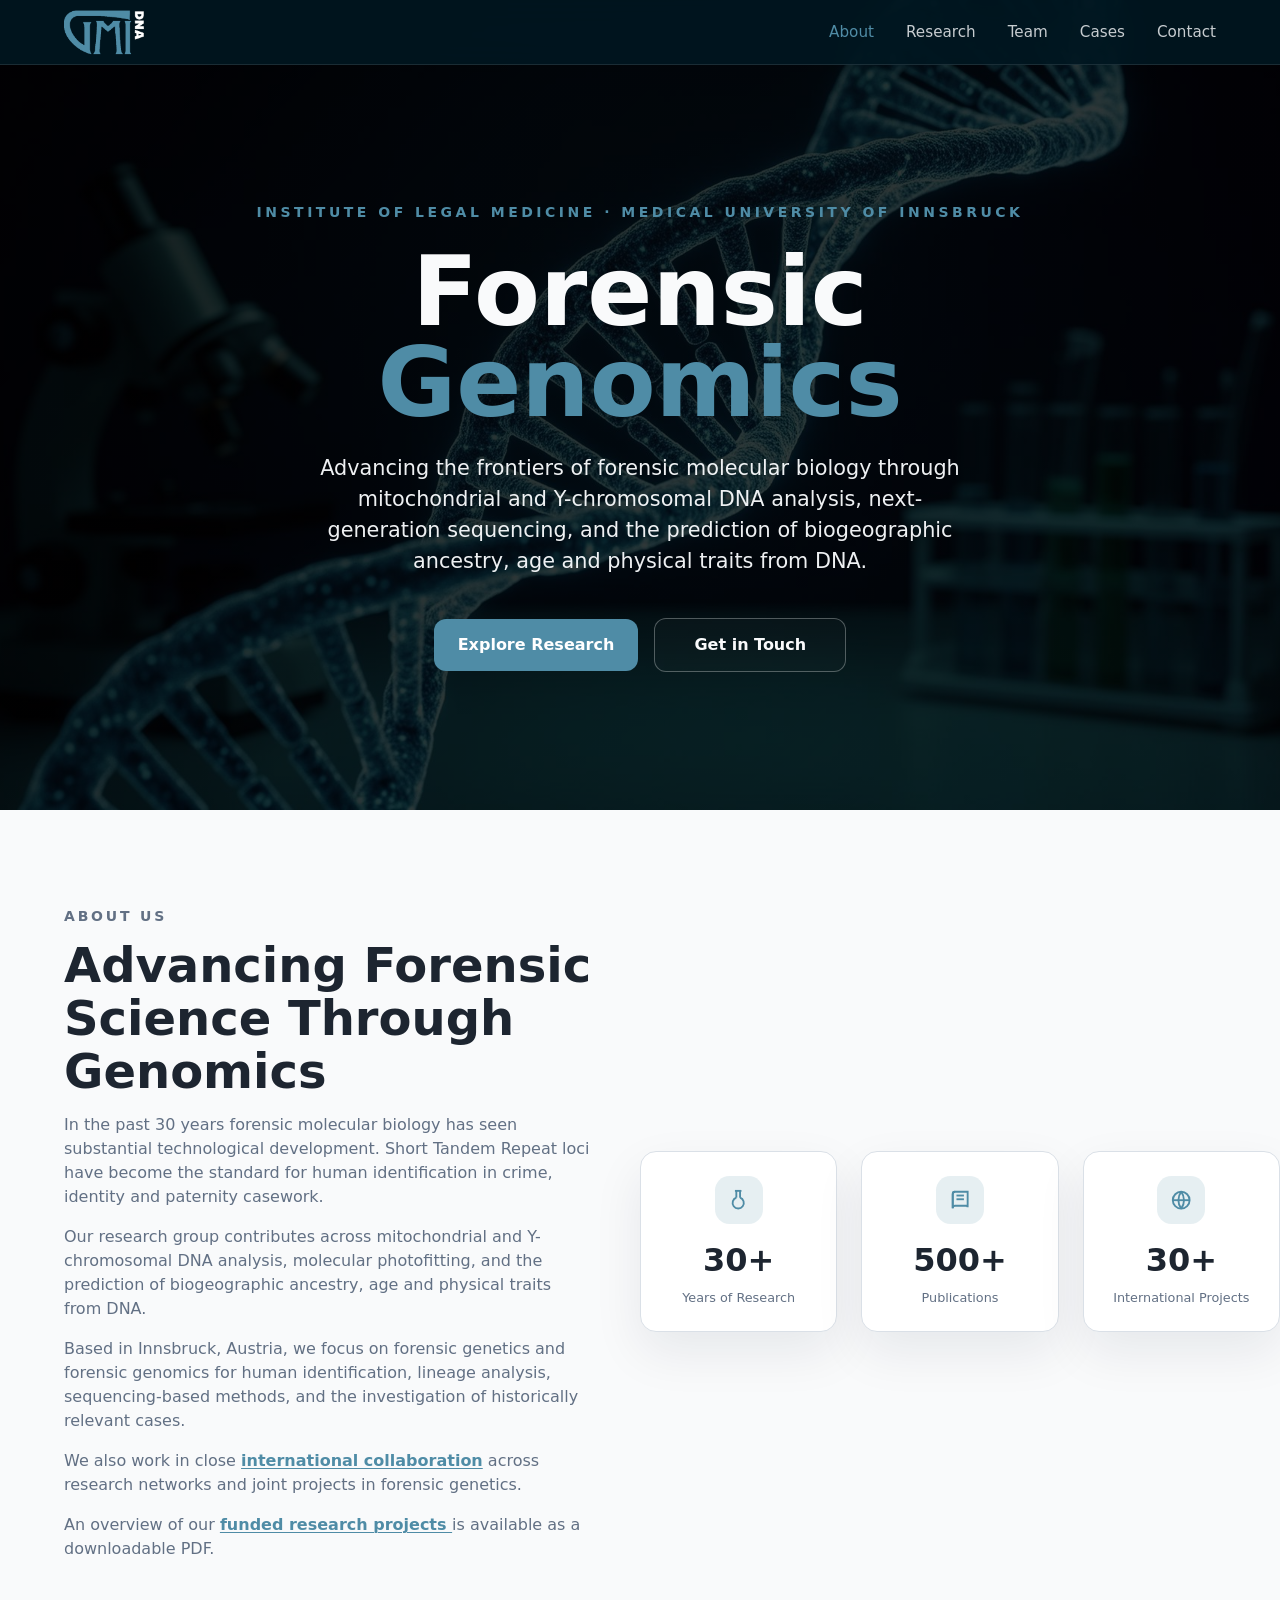
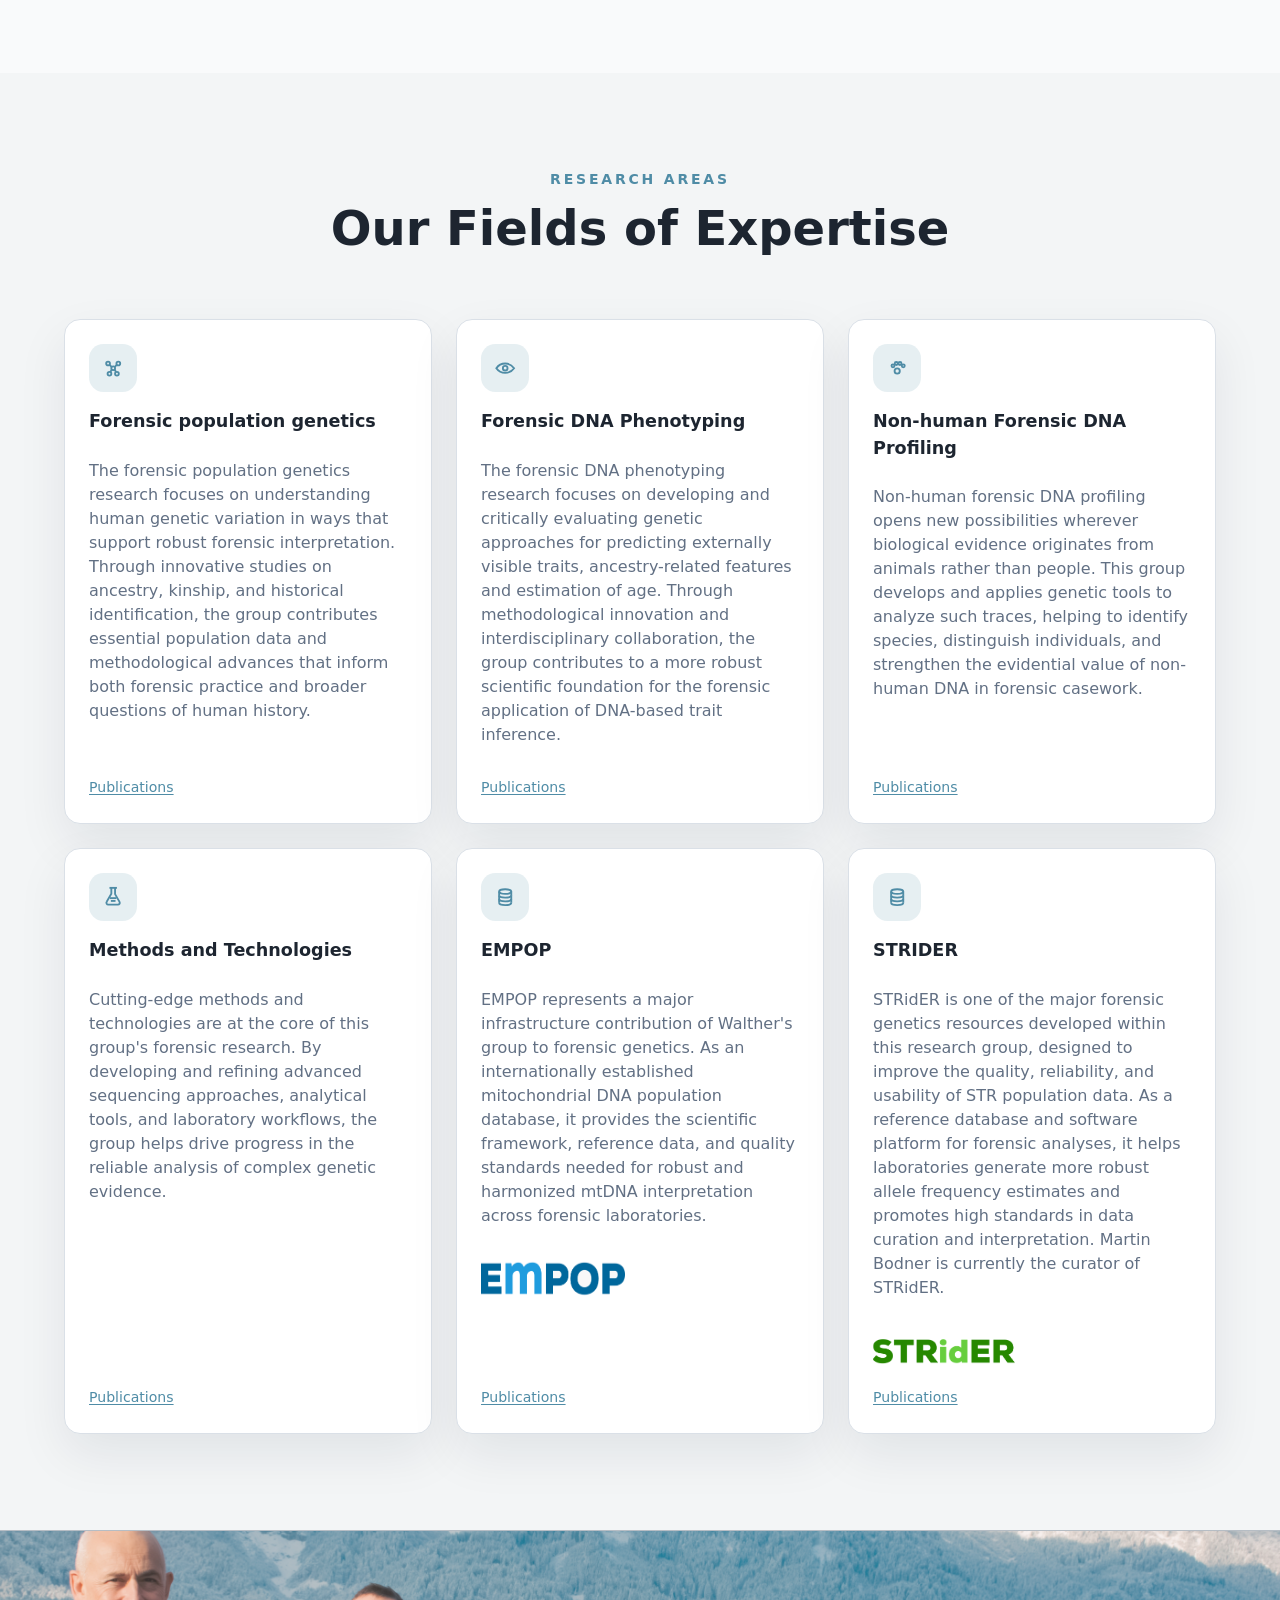
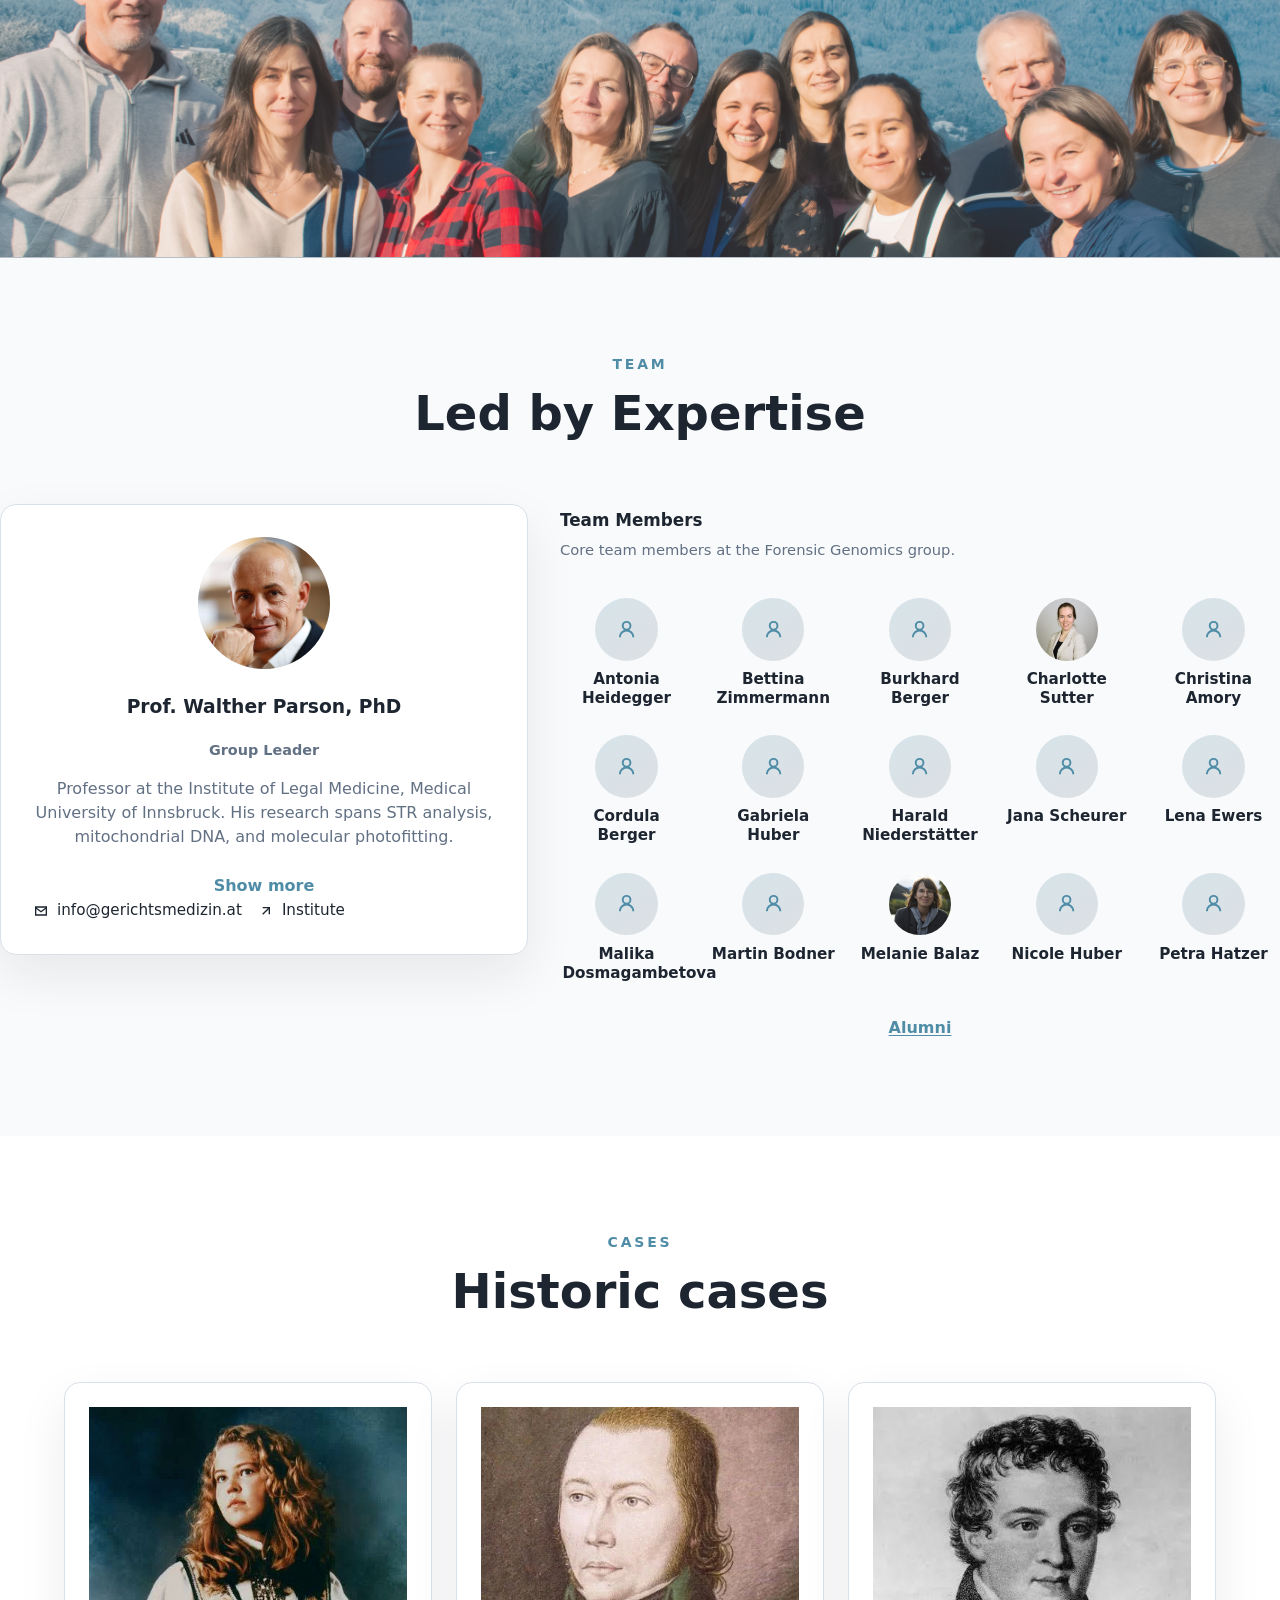
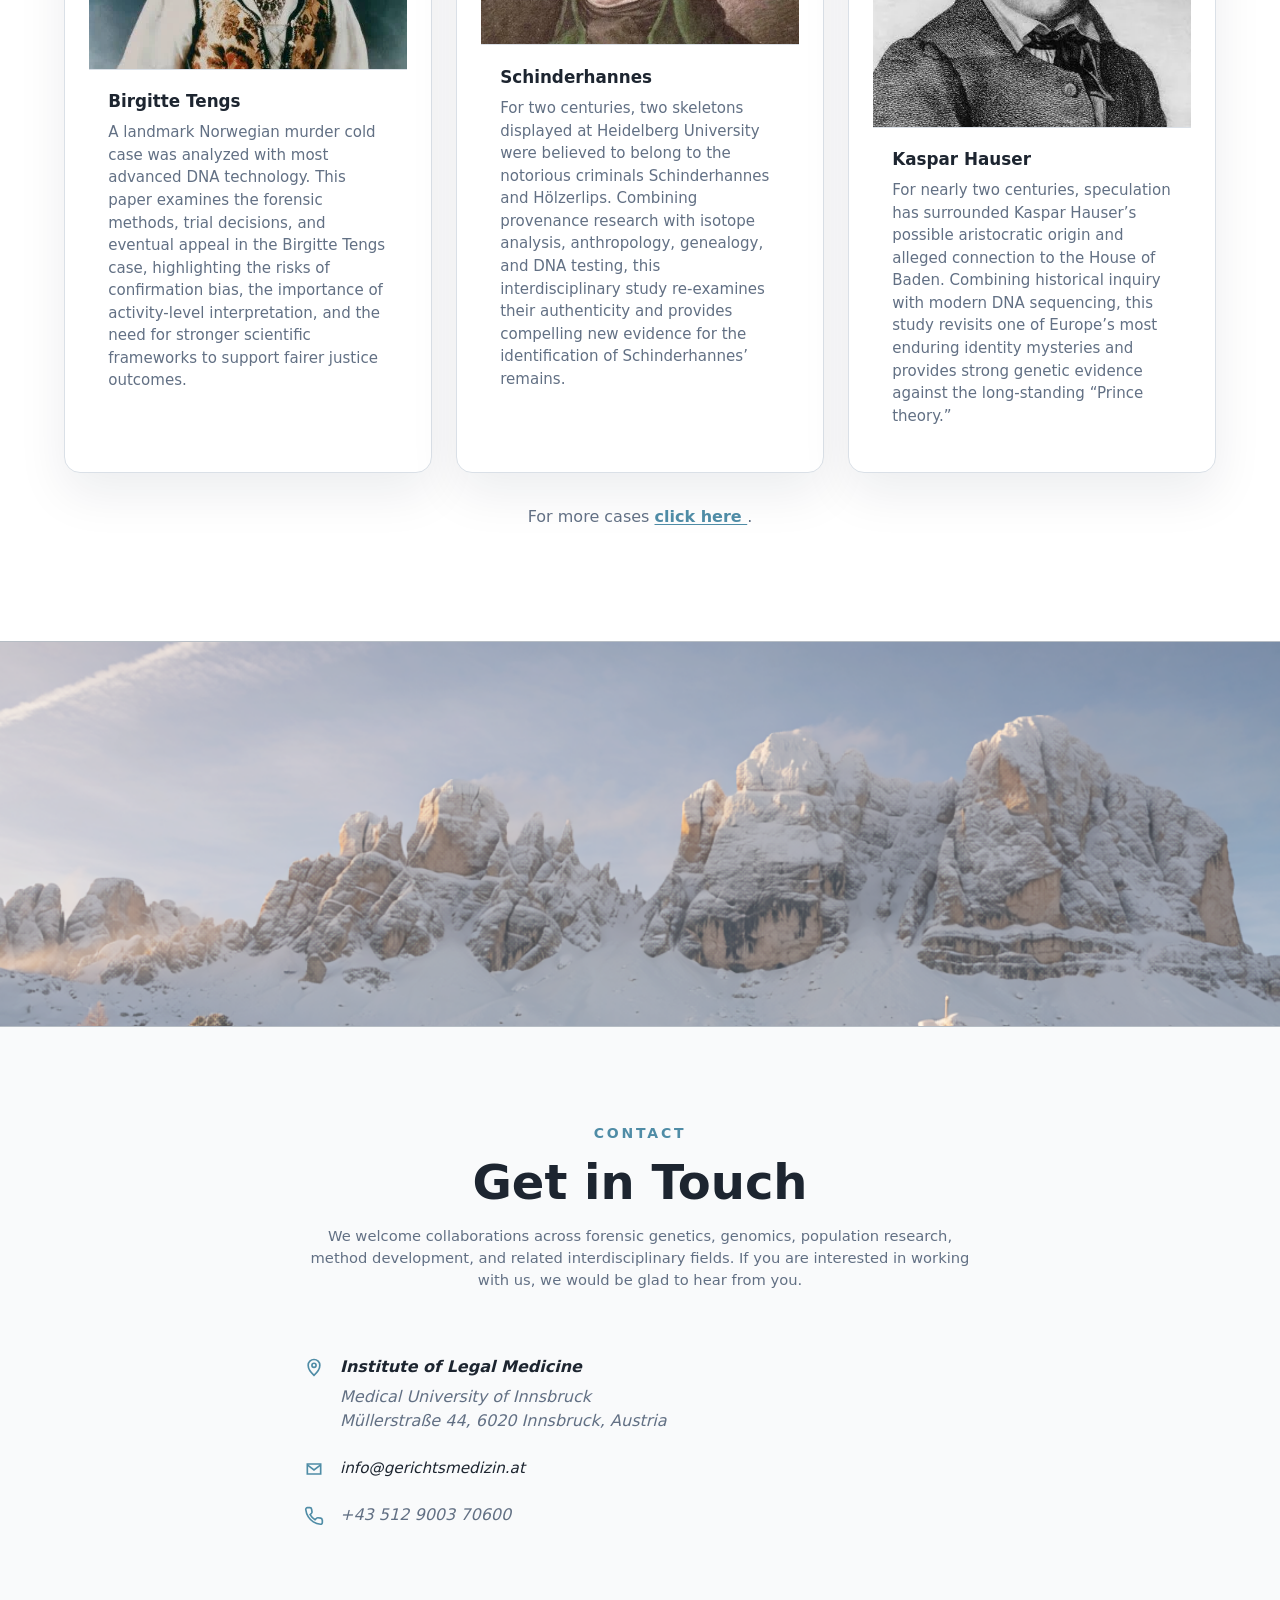
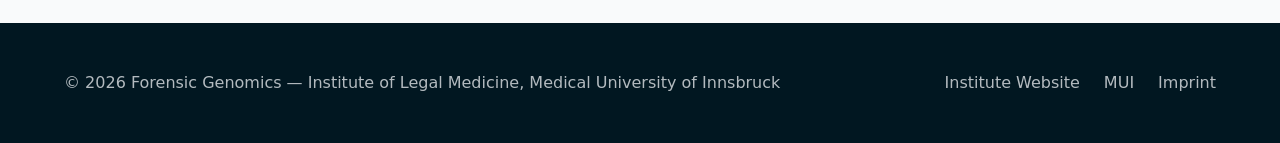
<file: index.html>
<!doctype html>
<html lang="en">
  <head>
    <meta charset="UTF-8" />
    <meta name="viewport" content="width=device-width, initial-scale=1.0" />
    <title>Forensic Genomics — GMI Innsbruck</title>
    <meta
      name="description"
      content="Forensic Genomics research group at the Institute of Legal Medicine, Medical University of Innsbruck, Austria. Research in forensic genetics, mitochondrial DNA, Y-chromosomal analysis, sequencing, and historic case studies led by Prof. Walther Parson."
    />
    <meta name="author" content="GMI Tirol" />
    <meta name="referrer" content="strict-origin-when-cross-origin" />
    <meta name="theme-color" content="#0b2339" />
    <meta
      name="keywords"
      content="forensic genomics, forensic genetics, Innsbruck, Austria, mitochondrial DNA, Y-chromosomal DNA, Walther Parson, Institute of Legal Medicine"
    />
    <link rel="canonical" href="https://melaniebalaz.github.io/gmi-nextgen-genomics/" />
    <meta property="og:locale" content="en_US" />
    <meta property="og:type" content="website" />
    <meta property="og:site_name" content="Forensic Genomics — GMI Innsbruck" />
    <meta property="og:title" content="Forensic Genomics — GMI Innsbruck" />
    <meta
      property="og:description"
      content="Forensic genomics and forensic genetics research at the Medical University of Innsbruck, led by Prof. Walther Parson."
    />
    <meta property="og:url" content="https://melaniebalaz.github.io/gmi-nextgen-genomics/" />
    <meta
      property="og:image"
      content="https://melaniebalaz.github.io/gmi-nextgen-genomics/assets/hero-bg.jpg"
    />
    <meta property="og:image:alt" content="DNA double helix visualization for forensic genomics" />
    <meta name="twitter:card" content="summary_large_image" />
    <meta name="twitter:title" content="Forensic Genomics — GMI Innsbruck" />
    <meta
      name="twitter:description"
      content="Forensic genomics and forensic genetics research at the Medical University of Innsbruck, led by Prof. Walther Parson."
    />
    <meta
      name="twitter:image"
      content="https://melaniebalaz.github.io/gmi-nextgen-genomics/assets/hero-bg.jpg"
    />
    <link rel="icon" href="assets/favicon.png" />
    <link rel="shortcut icon" href="assets/favicon.png" />
    <script type="application/ld+json">
      {
        "@context": "https://schema.org",
        "@type": "Organization",
        "name": "Forensic Genomics Group, Institute of Legal Medicine, Medical University of Innsbruck",
        "url": "https://melaniebalaz.github.io/gmi-nextgen-genomics/",
        "logo": "https://melaniebalaz.github.io/gmi-nextgen-genomics/assets/logo_blue.png",
        "email": "mailto:info@gerichtsmedizin.at",
        "telephone": "+43 512 9003 70600",
        "address": {
          "@type": "PostalAddress",
          "streetAddress": "Müllerstraße 44",
          "postalCode": "6020",
          "addressLocality": "Innsbruck",
          "addressCountry": "AT"
        },
        "parentOrganization": {
          "@type": "CollegeOrUniversity",
          "name": "Medical University of Innsbruck",
          "url": "https://www.i-med.ac.at"
        },
        "sameAs": [
          "http://gerichtsmedizin.at"
        ]
      }
    </script>
    <link rel="stylesheet" href="assets/styles.css" />
  </head>
  <body>
    <a class="skip-link" href="#main-content">Skip to content</a>

    <header class="site-header">
      <nav class="nav-shell" aria-label="Primary">
        <a class="brand" href="#top">
          <img src="assets/logo_blue.png" alt="GMI Tirol logo" width="512" height="512" />
        </a>

        <div class="nav-links">
          <a href="#about">About</a>
          <a href="#research">Research</a>
          <a href="#team">Team</a>
          <a href="#cases">Cases</a>
          <a href="#contact">Contact</a>
        </div>

        <button
          id="menu-toggle"
          class="menu-toggle"
          type="button"
          aria-expanded="false"
          aria-controls="mobile-menu"
          aria-label="Open menu"
        >
          <svg viewBox="0 0 24 24" fill="none" stroke="currentColor" stroke-width="2" aria-hidden="true">
            <path d="M4 7h16M4 12h16M4 17h16"></path>
          </svg>
        </button>
      </nav>

      <div id="mobile-menu" class="mobile-menu">
        <a href="#about">About</a>
        <a href="#research">Research</a>
        <a href="#team">Team</a>
        <a href="#cases">Cases</a>
        <a href="#contact">Contact</a>
      </div>
    </header>

    <main id="main-content">
      <section id="top" class="hero">
        <img
          class="hero-image"
          src="assets/hero-bg.jpg"
          alt="DNA double helix visualization"
          width="1920"
          height="1080"
        />
        <div class="hero-overlay"></div>

        <div class="hero-content">
          <p class="eyebrow fade-up">Institute of Legal Medicine · Medical University of Innsbruck</p>
          <h1 class="fade-up-delay">Forensic<br /><span>Genomics</span></h1>
          <p class="hero-copy fade-up-delay-2">
            Advancing the frontiers of forensic molecular biology through mitochondrial and
            Y-chromosomal DNA analysis, next-generation sequencing, and the prediction of
            biogeographic ancestry, age and physical traits from DNA.
          </p>
          <div class="hero-actions fade-up-delay-2">
            <a class="button button-primary" href="#research">Explore Research</a>
            <a class="button button-secondary" href="#contact">Get in Touch</a>
          </div>
        </div>
      </section>

      <section id="about">
        <div class="container about-grid">
          <div class="about-copy">
            <p class="section-label">About Us</p>
            <h2>Advancing Forensic Science Through Genomics</h2>
            <p>
              In the past 30 years forensic molecular biology has seen substantial
              technological development. Short Tandem Repeat loci have become the standard
              for human identification in crime, identity and paternity casework.
            </p>
            <p>
              Our research group contributes across mitochondrial and Y-chromosomal DNA
              analysis, molecular photofitting, and the prediction of biogeographic ancestry,
              age and physical traits from DNA.
            </p>
            <p>
              Based in Innsbruck, Austria, we focus on forensic genetics and forensic genomics
              for human identification, lineage analysis, sequencing-based methods, and the
              investigation of historically relevant cases.
            </p>
            <p>
              We also work in close
              <button
                id="collaboration-trigger"
                class="inline-highlight-button"
                type="button"
                aria-expanded="false"
                aria-controls="collaboration-modal"
              >
                international collaboration
              </button>
              across research networks and joint projects in forensic genetics.
            </p>
            <p>
              An overview of our
              <a
                class="inline-highlight-button"
                href="https://melaniebalaz.com/gmi-nextgen-genomics/assets/fundedprojects.pdf"
              >
                funded research projects
              </a>
              is available as a downloadable PDF.
            </p>
          </div>

          <div class="stats-grid">
            <article class="card stat-card">
              <div class="icon-badge" aria-hidden="true">
                <svg viewBox="0 0 24 24" fill="none" stroke="currentColor" stroke-width="2">
                  <path d="M10 2v7.31"></path>
                  <path d="M14 9.3V2"></path>
                  <path d="M8.5 2h7"></path>
                  <path d="M14 9.3a6 6 0 1 1-4 0"></path>
                </svg>
              </div>
              <div class="stat-value">30+</div>
              <div class="stat-label">Years of Research</div>
            </article>

            <article class="card stat-card">
              <div class="icon-badge" aria-hidden="true">
                <svg viewBox="0 0 24 24" fill="none" stroke="currentColor" stroke-width="2">
                  <path d="M4 5.5A2.5 2.5 0 0 1 6.5 3H20v16.5A1.5 1.5 0 0 0 18.5 18H6.5A2.5 2.5 0 0 0 4 20.5z"></path>
                  <path d="M6.5 3A2.5 2.5 0 0 0 4 5.5v15"></path>
                  <path d="M8 7h8"></path>
                  <path d="M8 11h8"></path>
                </svg>
              </div>
              <div class="stat-value">500+</div>
              <div class="stat-label">Publications</div>
            </article>

            <article class="card stat-card">
              <div class="icon-badge" aria-hidden="true">
                <svg viewBox="0 0 24 24" fill="none" stroke="currentColor" stroke-width="2">
                  <circle cx="12" cy="12" r="9"></circle>
                  <path d="M3 12h18"></path>
                  <path d="M12 3a15 15 0 0 1 0 18"></path>
                  <path d="M12 3a15 15 0 0 0 0 18"></path>
                </svg>
              </div>
              <div class="stat-value">30+</div>
              <div class="stat-label">International Projects</div>
            </article>
          </div>
        </div>
      </section>

      <section id="research" class="section-alt">
        <div class="container">
          <div class="section-header">
            <p class="section-label">Research Areas</p>
            <h2>Our Fields of Expertise</h2>
          </div>

          <div class="research-grid">
            <article class="card research-card">
              <div class="icon-badge" aria-hidden="true">
                <svg viewBox="0 0 24 24" fill="none" stroke="currentColor" stroke-width="2">
                  <circle cx="6.5" cy="7" r="2"></circle>
                  <circle cx="17.5" cy="7" r="2"></circle>
                  <circle cx="12" cy="12" r="2"></circle>
                  <circle cx="8" cy="18" r="2"></circle>
                  <circle cx="16" cy="18" r="2"></circle>
                  <path d="M8.2 8.5 10.3 10.6"></path>
                  <path d="M15.8 8.5 13.7 10.6"></path>
                  <path d="M10.6 13.5 8.9 16.2"></path>
                  <path d="M13.4 13.5 15.1 16.2"></path>
                </svg>
              </div>
              <h3>Forensic population genetics</h3>
              <p>
                The forensic population genetics research focuses on understanding human
                genetic variation in ways that support robust forensic interpretation.
                Through innovative studies on ancestry, kinship, and historical
                identification, the group contributes essential population data and
                methodological advances that inform both forensic practice and broader
                questions of human history.
              </p>
              <div class="research-card-action">
                <button
                  class="inline-highlight-button research-publications-button"
                  type="button"
                  data-research-publications="Forensic population genetics"
                >
                  Publications
                </button>
              </div>
            </article>

            <article class="card research-card">
              <div class="icon-badge" aria-hidden="true">
                <svg viewBox="0 0 24 24" fill="none" stroke="currentColor" stroke-width="2">
                  <path d="M2.5 12s3.5-5 9.5-5 9.5 5 9.5 5-3.5 5-9.5 5-9.5-5-9.5-5Z"></path>
                  <circle cx="12" cy="12" r="2.5"></circle>
                </svg>
              </div>
              <h3>Forensic DNA Phenotyping</h3>
              <p>
                The forensic DNA phenotyping research focuses on developing and critically
                evaluating genetic approaches for predicting externally visible traits,
                ancestry-related features and estimation of age. Through methodological
                innovation and interdisciplinary collaboration, the group contributes to a
                more robust scientific foundation for the forensic application of DNA-based
                trait inference.
              </p>
              <div class="research-card-action">
                <button
                  class="inline-highlight-button research-publications-button"
                  type="button"
                  data-research-publications="Forensic DNA Phenotyping"
                >
                  Publications
                </button>
              </div>
            </article>

            <article class="card research-card">
              <div class="icon-badge" aria-hidden="true">
                <svg viewBox="0 0 24 24" fill="none" stroke="currentColor" stroke-width="2">
                  <circle cx="12" cy="15" r="2.8"></circle>
                  <circle cx="7.5" cy="9.5" r="1.6"></circle>
                  <circle cx="11" cy="7" r="1.6"></circle>
                  <circle cx="15" cy="7" r="1.6"></circle>
                  <circle cx="18.5" cy="9.5" r="1.6"></circle>
                </svg>
              </div>
              <h3>Non-human Forensic DNA Profiling</h3>
              <p>
                Non-human forensic DNA profiling opens new possibilities wherever
                biological evidence originates from animals rather than people. This group
                develops and applies genetic tools to analyze such traces, helping to
                identify species, distinguish individuals, and strengthen the evidential
                value of non-human DNA in forensic casework.
              </p>
              <div class="research-card-action">
                <button
                  class="inline-highlight-button research-publications-button"
                  type="button"
                  data-research-publications="Non-human Forensic DNA Profiling"
                >
                  Publications
                </button>
              </div>
            </article>

            <article class="card research-card">
              <div class="icon-badge" aria-hidden="true">
                <svg viewBox="0 0 24 24" fill="none" stroke="currentColor" stroke-width="2">
                  <path d="M10 2v6.4l-4.8 8.3A2 2 0 0 0 6.9 20h10.2a2 2 0 0 0 1.7-3l-4.8-8.3V2"></path>
                  <path d="M8 2h8"></path>
                  <path d="M8.5 13h7"></path>
                  <path d="M9.5 16h5"></path>
                </svg>
              </div>
              <h3>Methods and Technologies</h3>
              <p>
                Cutting-edge methods and technologies are at the core of this group's
                forensic research. By developing and refining advanced sequencing
                approaches, analytical tools, and laboratory workflows, the group helps
                drive progress in the reliable analysis of complex genetic evidence.
              </p>
              <div class="research-card-action">
                <button
                  class="inline-highlight-button research-publications-button"
                  type="button"
                  data-research-publications="Methods and Technologies"
                >
                  Publications
                </button>
              </div>
            </article>

            <article class="card research-card">
              <div class="icon-badge" aria-hidden="true">
                <svg viewBox="0 0 24 24" fill="none" stroke="currentColor" stroke-width="2">
                  <ellipse cx="12" cy="6" rx="6.5" ry="2.5"></ellipse>
                  <path d="M5.5 6v4"></path>
                  <path d="M18.5 6v4"></path>
                  <path d="M5.5 10c0 1.4 2.9 2.5 6.5 2.5s6.5-1.1 6.5-2.5"></path>
                  <path d="M5.5 10v4"></path>
                  <path d="M18.5 10v4"></path>
                  <path d="M5.5 14c0 1.4 2.9 2.5 6.5 2.5s6.5-1.1 6.5-2.5"></path>
                  <path d="M5.5 14v4"></path>
                  <path d="M18.5 14v4"></path>
                  <path d="M5.5 18c0 1.4 2.9 2.5 6.5 2.5s6.5-1.1 6.5-2.5"></path>
                </svg>
              </div>
              <h3>EMPOP</h3>
              <p>
                EMPOP represents a major infrastructure contribution of Walther's group to
                forensic genetics. As an internationally established mitochondrial DNA
                population database, it provides the scientific framework, reference data,
                and quality standards needed for robust and harmonized mtDNA interpretation
                across forensic laboratories.
              </p>
              <a href="https://empop.online/" target="_blank" rel="noopener noreferrer">
                <img
                  class="research-logo-image"
                  src="assets/empop.png"
                  alt="EMPOP logo"
                  width="240"
                  height="64"
                />
              </a>
              <div class="research-card-action">
                <button
                  class="inline-highlight-button research-publications-button"
                  type="button"
                  data-research-publications="EMPOP"
                >
                  Publications
                </button>
              </div>
            </article>

            <article class="card research-card">
              <div class="icon-badge" aria-hidden="true">
                <svg viewBox="0 0 24 24" fill="none" stroke="currentColor" stroke-width="2">
                  <ellipse cx="12" cy="6" rx="6.5" ry="2.5"></ellipse>
                  <path d="M5.5 6v4"></path>
                  <path d="M18.5 6v4"></path>
                  <path d="M5.5 10c0 1.4 2.9 2.5 6.5 2.5s6.5-1.1 6.5-2.5"></path>
                  <path d="M5.5 10v4"></path>
                  <path d="M18.5 10v4"></path>
                  <path d="M5.5 14c0 1.4 2.9 2.5 6.5 2.5s6.5-1.1 6.5-2.5"></path>
                  <path d="M5.5 14v4"></path>
                  <path d="M18.5 14v4"></path>
                  <path d="M5.5 18c0 1.4 2.9 2.5 6.5 2.5s6.5-1.1 6.5-2.5"></path>
                </svg>
              </div>
              <h3>STRIDER</h3>
              <p>
                STRidER is one of the major forensic genetics resources developed within
                this research group, designed to improve the quality, reliability, and
                usability of STR population data. As a reference database and software
                platform for forensic analyses, it helps laboratories generate more robust
                allele frequency estimates and promotes high standards in data curation and
                interpretation. Martin Bodner is currently the curator of STRidER.
              </p>
              <a href="https://strider.online/" target="_blank" rel="noopener noreferrer">
                <img
                  class="research-logo-image"
                  src="assets/STRidER_logo.svg"
                  alt="STRIDER logo"
                  width="240"
                  height="64"
                />
              </a>
              <div class="research-card-action">
                <button
                  class="inline-highlight-button research-publications-button"
                  type="button"
                  data-research-publications="STRIDER"
                >
                  Publications
                </button>
              </div>
            </article>
          </div>
        </div>
      </section>

      <section class="team-photo-band" aria-hidden="true">
        <img src="assets/team.png" alt="" width="2400" height="1200" />
      </section>

      <section id="team">
        <div class="container">
          <div class="section-header">
            <p class="section-label">Team</p>
            <h2>Led by Expertise</h2>
          </div>

          <div class="team-layout">
            <div class="team-shell">
              <article class="team-card team-card-offset">
                <div class="avatar">
                  <img src="assets/WaltherParson.jpg" alt="Portrait of Walther Parson" width="600" height="600" />
                </div>
                <h3>
                  <a href="https://scholar.google.com/citations?user=QWza9kEAAAAJ&hl=de" target="_blank" rel="noopener noreferrer">Prof. Walther Parson, PhD</a>
                </h3>
                <p class="team-role">Group Leader</p>
                <p>
                  Professor at the Institute of Legal Medicine, Medical University of Innsbruck.
                  His research spans STR analysis, mitochondrial DNA, and molecular photofitting.
                </p>
                <div id="walther-bio-extra" class="bio-extra" hidden>
                  <p>
                    Walther Parson has helped shape forensic genetics through work on human
                    identification, lineage markers, mitochondrial DNA databases, quality
                    standards, and emerging sequencing methods for casework and research.
                  </p>
                  <p>
                    His group combines foundational forensic DNA methods with newer genomic
                    approaches aimed at ancestry inference, externally visible characteristics,
                    and robust interpretation standards for real-world forensic applications.
                  </p>
                </div>
                <button
                  id="walther-bio-toggle"
                  class="bio-toggle"
                  type="button"
                  aria-expanded="false"
                  aria-controls="walther-bio-extra"
                >
                  Show more
                </button>
                <div class="team-links">
                  <a class="team-link" href="mailto:info@gerichtsmedizin.at">
                    <svg viewBox="0 0 24 24" fill="none" stroke="currentColor" stroke-width="2" aria-hidden="true">
                      <path d="M4 6h16v12H4z"></path>
                      <path d="m4 7 8 6 8-6"></path>
                    </svg>
                    info@gerichtsmedizin.at
                  </a>
                  <a
                    class="team-link"
                    href="http://gerichtsmedizin.at"
                    target="_blank"
                    rel="noopener noreferrer"
                  >
                    <svg viewBox="0 0 24 24" fill="none" stroke="currentColor" stroke-width="2" aria-hidden="true">
                      <path d="M7 17 17 7"></path>
                      <path d="M7 7h10v10"></path>
                    </svg>
                    Institute
                  </a>
                </div>
              </article>
            </div>

            <div class="team-grid-wrap">
              <h3 class="team-grid-title">Team Members</h3>
              <p class="team-grid-intro">Core team members at the Forensic Genomics group.</p>
              <div class="team-grid" aria-label="Team members">
                <article class="card member-card">
                  <div class="portrait" aria-hidden="true">
                    <svg viewBox="0 0 24 24" fill="none" stroke="currentColor" stroke-width="2">
                      <circle cx="12" cy="8" r="4"></circle>
                      <path d="M5 20a7 7 0 0 1 14 0"></path>
                    </svg>
                  </div>
                  <h3><a href="https://scholar.google.com/scholar?q=%22Antonia+Heidegger%22" target="_blank" rel="noopener noreferrer">Antonia Heidegger</a></h3>
                </article>

                <article class="card member-card">
                  <div class="portrait" aria-hidden="true">
                    <svg viewBox="0 0 24 24" fill="none" stroke="currentColor" stroke-width="2">
                      <circle cx="12" cy="8" r="4"></circle>
                      <path d="M5 20a7 7 0 0 1 14 0"></path>
                    </svg>
                  </div>
                  <h3><a href="https://scholar.google.com/scholar?q=%22Bettina+Zimmermann%22" target="_blank" rel="noopener noreferrer">Bettina Zimmermann</a></h3>
                </article>

                <article class="card member-card">
                  <div class="portrait" aria-hidden="true">
                    <svg viewBox="0 0 24 24" fill="none" stroke="currentColor" stroke-width="2">
                      <circle cx="12" cy="8" r="4"></circle>
                      <path d="M5 20a7 7 0 0 1 14 0"></path>
                    </svg>
                  </div>
                  <h3><a href="https://scholar.google.com/scholar?q=%22Burkhard+Berger%22" target="_blank" rel="noopener noreferrer">Burkhard Berger</a></h3>
                </article>

                <article class="card member-card">
                  <div class="portrait" aria-hidden="true">
                    <img src="assets/team/charlotte_sutter.png" alt="" width="240" height="240" />
                  </div>
                  <h3><a href="https://www.linkedin.com/in/charlotte-sutter-3a62a3224/" target="_blank" rel="noopener noreferrer">Charlotte Sutter</a></h3>
                </article>

                <article class="card member-card">
                  <div class="portrait" aria-hidden="true">
                    <svg viewBox="0 0 24 24" fill="none" stroke="currentColor" stroke-width="2">
                      <circle cx="12" cy="8" r="4"></circle>
                      <path d="M5 20a7 7 0 0 1 14 0"></path>
                    </svg>
                  </div>
                  <h3><a href="https://scholar.google.com/citations?user=4H60Sk4AAAAJ&hl=en&oi=ao" target="_blank" rel="noopener noreferrer">Christina Amory</a></h3>
                </article>

                <article class="card member-card">
                  <div class="portrait" aria-hidden="true">
                    <svg viewBox="0 0 24 24" fill="none" stroke="currentColor" stroke-width="2">
                      <circle cx="12" cy="8" r="4"></circle>
                      <path d="M5 20a7 7 0 0 1 14 0"></path>
                    </svg>
                  </div>
                  <h3><a href="https://scholar.google.com/scholar?q=%22Cordula+Berger%22" target="_blank" rel="noopener noreferrer">Cordula Berger</a></h3>
                </article>

                <article class="card member-card">
                  <div class="portrait" aria-hidden="true">
                    <svg viewBox="0 0 24 24" fill="none" stroke="currentColor" stroke-width="2">
                      <circle cx="12" cy="8" r="4"></circle>
                      <path d="M5 20a7 7 0 0 1 14 0"></path>
                    </svg>
                  </div>
                  <h3><a href="https://scholar.google.com/scholar?q=%22Gabriela+Huber%22" target="_blank" rel="noopener noreferrer">Gabriela Huber</a></h3>
                </article>

                <article class="card member-card">
                  <div class="portrait" aria-hidden="true">
                    <svg viewBox="0 0 24 24" fill="none" stroke="currentColor" stroke-width="2">
                      <circle cx="12" cy="8" r="4"></circle>
                      <path d="M5 20a7 7 0 0 1 14 0"></path>
                    </svg>
                  </div>
                  <h3><a href="https://scholar.google.com/scholar?q=%22Harald+Niederstatter%22" target="_blank" rel="noopener noreferrer">Harald Niederstätter</a></h3>
                </article>

                <article class="card member-card">
                  <div class="portrait" aria-hidden="true">
                    <svg viewBox="0 0 24 24" fill="none" stroke="currentColor" stroke-width="2">
                      <circle cx="12" cy="8" r="4"></circle>
                      <path d="M5 20a7 7 0 0 1 14 0"></path>
                    </svg>
                  </div>
                  <h3><a href="https://scholar.google.com/scholar?q=%22Jana+Scheurer%22" target="_blank" rel="noopener noreferrer">Jana Scheurer</a></h3>
                </article>

                <article class="card member-card">
                  <div class="portrait" aria-hidden="true">
                    <svg viewBox="0 0 24 24" fill="none" stroke="currentColor" stroke-width="2">
                      <circle cx="12" cy="8" r="4"></circle>
                      <path d="M5 20a7 7 0 0 1 14 0"></path>
                    </svg>
                  </div>
                  <h3><a href="https://scholar.google.com/scholar?q=%22Lena+Ewers%22" target="_blank" rel="noopener noreferrer">Lena Ewers</a></h3>
                </article>

                <article class="card member-card">
                  <div class="portrait" aria-hidden="true">
                    <svg viewBox="0 0 24 24" fill="none" stroke="currentColor" stroke-width="2">
                      <circle cx="12" cy="8" r="4"></circle>
                      <path d="M5 20a7 7 0 0 1 14 0"></path>
                    </svg>
                  </div>
                  <h3><a href="https://scholar.google.com/scholar?q=%22Malika+Dosmagambetova%22" target="_blank" rel="noopener noreferrer">Malika Dosmagambetova</a></h3>
                </article>

                <article class="card member-card">
                  <div class="portrait" aria-hidden="true">
                    <svg viewBox="0 0 24 24" fill="none" stroke="currentColor" stroke-width="2">
                      <circle cx="12" cy="8" r="4"></circle>
                      <path d="M5 20a7 7 0 0 1 14 0"></path>
                    </svg>
                  </div>
                  <h3><a href="https://scholar.google.com/scholar?q=%22Martin+Bodner%22" target="_blank" rel="noopener noreferrer">Martin Bodner</a></h3>
                </article>

                <article class="card member-card">
                  <div class="portrait" aria-hidden="true">
                    <img src="assets/team/melanie_balaz.png" alt="" width="240" height="240" />
                  </div>
                  <h3><a href="https://www.researchgate.net/profile/Melanie-Balaz" target="_blank" rel="noopener noreferrer">Melanie Balaz</a></h3>
                </article>

                <article class="card member-card">
                  <div class="portrait" aria-hidden="true">
                    <svg viewBox="0 0 24 24" fill="none" stroke="currentColor" stroke-width="2">
                      <circle cx="12" cy="8" r="4"></circle>
                      <path d="M5 20a7 7 0 0 1 14 0"></path>
                    </svg>
                  </div>
                  <h3><a href="https://scholar.google.com/scholar?q=%22Nicole+Huber%22" target="_blank" rel="noopener noreferrer">Nicole Huber</a></h3>
                </article>

                <article class="card member-card">
                  <div class="portrait" aria-hidden="true">
                    <svg viewBox="0 0 24 24" fill="none" stroke="currentColor" stroke-width="2">
                      <circle cx="12" cy="8" r="4"></circle>
                      <path d="M5 20a7 7 0 0 1 14 0"></path>
                    </svg>
                  </div>
                  <h3><a href="https://scholar.google.com/scholar?q=%22Petra+Hatzer%22" target="_blank" rel="noopener noreferrer">Petra Hatzer</a></h3>
                </article>
              </div>
              <p class="team-more">
                <button
                  id="alumni-trigger"
                  class="inline-highlight-button"
                  type="button"
                  aria-expanded="false"
                  aria-controls="alumni-modal"
                >
                  Alumni
                </button>
              </p>
            </div>
          </div>
        </div>
      </section>

      <section id="cases" class="cases-section">
        <div class="container">
          <div class="section-header">
            <p class="section-label">Cases</p>
            <h2>Historic cases</h2>
          </div>

          <div class="cases-grid">
            <article class="card cases-card">
              <div class="cases-image" aria-hidden="true">
                <img src="assets/birgitte_tengs.png" alt="" width="1200" height="900" />
              </div>
              <div class="cases-copy">
                <h3>
                  <a href="https://doi.org/10.1016/j.fsigen.2025.103279" target="_blank" rel="noopener noreferrer">Birgitte Tengs</a>
                </h3>
                <p>A landmark Norwegian murder cold case was analyzed with most advanced DNA technology. This paper examines the forensic methods, trial decisions, and eventual appeal in the Birgitte Tengs case, highlighting the risks of confirmation bias, the importance of activity-level interpretation, and the need for stronger scientific frameworks to support fairer justice outcomes.</p>
              </div>
            </article>

            <article class="card cases-card">
              <div class="cases-image" aria-hidden="true">
                <img src="assets/schinderhannes.png" alt="" width="1200" height="900" />
              </div>
              <div class="cases-copy">
                <h3>
                  <a href="https://doi.org/10.1016/j.fsigen.2025.103276" target="_blank" rel="noopener noreferrer">Schinderhannes</a>
                </h3>
                <p>For two centuries, two skeletons displayed at Heidelberg University were believed to belong to the notorious criminals Schinderhannes and Hölzerlips. Combining provenance research with isotope analysis, anthropology, genealogy, and DNA testing, this interdisciplinary study re-examines their authenticity and provides compelling new evidence for the identification of Schinderhannes’ remains.</p>
              </div>
            </article>

            <article class="card cases-card">
              <div class="cases-image" aria-hidden="true">
                <img src="assets/kasper_hauser.png" alt="" width="1200" height="900" />
              </div>
              <div class="cases-copy">
                <h3>
                  <a href="https://doi.org/10.1016/j.isci.2024.110539" target="_blank" rel="noopener noreferrer">Kaspar Hauser</a>
                </h3>
                <p>For nearly two centuries, speculation has surrounded Kaspar Hauser’s possible aristocratic origin and alleged connection to the House of Baden. Combining historical inquiry with modern DNA sequencing, this study revisits one of Europe’s most enduring identity mysteries and provides strong genetic evidence against the long-standing “Prince theory.”</p>
              </div>
            </article>
          </div>

          <p class="cases-more">
            For more cases
            <a class="inline-highlight-button" href="cases.html">
              click here
            </a>.
          </p>
        </div>
      </section>

      <section class="cases-photo-band" aria-hidden="true">
        <img src="assets/kalkkögel.png" alt="" width="2400" height="1200" />
      </section>

      <section id="contact">
        <div class="container">
          <div class="section-header">
            <p class="section-label">Contact</p>
            <h2>Get in Touch</h2>
            <p class="team-grid-intro" style="max-width: 42rem; margin: 1rem auto 0;">
              We welcome collaborations across forensic genetics, genomics, population research,
              method development, and related interdisciplinary fields. If you are interested in
              working with us, we would be glad to hear from you.
            </p>
          </div>

          <address class="contact-shell">
            <div class="contact-row">
              <svg viewBox="0 0 24 24" fill="none" stroke="currentColor" stroke-width="2" aria-hidden="true">
                <path d="M12 22s7-6.2 7-12a7 7 0 1 0-14 0c0 5.8 7 12 7 12Z"></path>
                <circle cx="12" cy="10" r="2.5"></circle>
              </svg>
              <div>
                <p class="address-title">Institute of Legal Medicine</p>
                <div class="address-copy">
                  Medical University of Innsbruck<br />
                  Müllerstraße 44, 6020 Innsbruck, Austria
                </div>
              </div>
            </div>

            <div class="contact-row">
              <svg viewBox="0 0 24 24" fill="none" stroke="currentColor" stroke-width="2" aria-hidden="true">
                <path d="M4 6h16v12H4z"></path>
                <path d="m4 7 8 6 8-6"></path>
              </svg>
              <a class="contact-link" href="mailto:info@gerichtsmedizin.at">info@gerichtsmedizin.at</a>
            </div>

            <div class="contact-row">
              <svg viewBox="0 0 24 24" fill="none" stroke="currentColor" stroke-width="2" aria-hidden="true">
                <path d="M22 16.9v3a2 2 0 0 1-2.2 2A19.8 19.8 0 0 1 11.2 19a19.3 19.3 0 0 1-6-6A19.8 19.8 0 0 1 2.1 4.2 2 2 0 0 1 4.1 2h3a2 2 0 0 1 2 1.7l.5 3.2a2 2 0 0 1-.6 1.8l-1.7 1.7a16 16 0 0 0 6 6l1.7-1.7a2 2 0 0 1 1.8-.6l3.2.5a2 2 0 0 1 1.7 2Z"></path>
              </svg>
              <div class="address-copy">+43 512 9003 70600</div>
            </div>
          </address>
        </div>
      </section>
    </main>

    <footer class="footer">
      <div class="footer-shell">
        <span>© <span id="year"></span> Forensic Genomics — Institute of Legal Medicine, Medical University of Innsbruck</span>
        <div class="footer-links">
          <a href="http://gerichtsmedizin.at" target="_blank" rel="noopener noreferrer">Institute Website</a>
          <a href="https://www.i-med.ac.at" target="_blank" rel="noopener noreferrer">MUI</a>
          <a href="imprint.html">Imprint</a>
        </div>
      </div>
    </footer>

    <div id="collaboration-modal" class="highlight-modal" hidden>
      <div class="highlight-modal-backdrop" data-close-collaboration="true"></div>
      <div
        class="highlight-modal-panel"
        role="dialog"
        aria-modal="true"
        aria-labelledby="collaboration-modal-title"
      >
        <div class="highlight-modal-top">
          <h3 id="collaboration-modal-title">Selected International Projects</h3>
          <button
            id="collaboration-modal-close"
            class="highlight-modal-close"
            type="button"
            aria-label="Close collaboration highlights"
          >
            ×
          </button>
        </div>
        <p class="publication-meta">
          A snapshot of collaborative work connecting Innsbruck with international forensic
          genetics networks.
        </p>
        <ul class="project-list">
          <li>EMPOP, the international forensic mitochondrial DNA population database.</li>
          <li>STRidER, a collaborative quality-control platform for STR population datasets.</li>
          <li>CapCell, collaborative research on advanced forensic genomics applications.</li>
          <li>FORMAT, international cooperation on forensic methodologies and technologies.</li>
          <li>EDNAP collaborative exercises and shared method development initiatives.</li>
          <li>Cross-border projects in forensic genomics, sequencing, and population data analysis.</li>
        </ul>
      </div>
    </div>

    <div id="research-publications-modal" class="highlight-modal" hidden>
      <div class="highlight-modal-backdrop" data-close-research-publications="true"></div>
      <div
        class="highlight-modal-panel"
        role="dialog"
        aria-modal="true"
        aria-labelledby="research-publications-title"
      >
        <div class="highlight-modal-top">
          <h3 id="research-publications-title">Related Publications</h3>
          <button
            id="research-publications-close"
            class="highlight-modal-close"
            type="button"
            aria-label="Close related publications"
          >
            ×
          </button>
        </div>
        <p class="publication-meta">Placeholder list of publication names for this section.</p>
        <ul class="publication-placeholder-list">
          <li>Placeholder Publication Title One</li>
          <li>Placeholder Publication Title Two</li>
          <li>Placeholder Publication Title Three</li>
          <li>Placeholder Publication Title Four</li>
          <li>Placeholder Publication Title Five</li>
        </ul>
      </div>
    </div>

    <div id="alumni-modal" class="highlight-modal" hidden>
      <div class="highlight-modal-backdrop" data-close-alumni="true"></div>
      <div
        class="highlight-modal-panel"
        role="dialog"
        aria-modal="true"
        aria-labelledby="alumni-title"
      >
        <div class="highlight-modal-top">
          <h3 id="alumni-title">Alumni</h3>
          <button
            id="alumni-close"
            class="highlight-modal-close"
            type="button"
            aria-label="Close alumni list"
          >
            ×
          </button>
        </div>
        <ul class="publication-placeholder-list">
          <li>Alexander Röck</li>
          <li>Allesandra Iuvaro</li>
          <li>Andjela Stevanovich</li>
          <li>Andrea Casas-Vargas</li>
          <li>Anita Brandstätter</li>
          <li>Anna Esteve Codina</li>
          <li>Catarina Xavier</li>
          <li>Catharina Gruber</li>
          <li>Christaine Bauer</li>
          <li>Federica Giangasparo</li>
          <li>Filipa Simao</li>
          <li>Florian Pitterl</li>
          <li>Francesca Gandhini</li>
          <li>Francesco Carano</li>
          <li>Georg Ausserer</li>
          <li>Irene Cardinali</li>
          <li>Janine Wagner</li>
          <li>Jannika Oeke</li>
          <li>Joanna Vella</li>
          <li>Jodi Irwin</li>
          <li>Josephin Heinrich</li>
          <li>Julia Halper</li>
          <li>Katharina Secco</li>
          <li>Lea Demetz</li>
          <li>Lea Ortmann</li>
          <li>Liane Fendt</li>
          <li>Lisa Bienek</li>
          <li>Lisa Schnaller</li>
          <li>Lorenz Decristoforo</li>
          <li>Marco Capodifero</li>
          <li>Maria-Bernadette Madel</li>
          <li>Masinda Nguidi</li>
          <li>Mayra Eduardoff</li>
          <li>Myron Eberle</li>
          <li>Nanna Graue</li>
          <li>Nina Payr</li>
          <li>Ollala Amigo</li>
          <li>Petra Müller</li>
          <li>Sibylle Gomez</li>
          <li>Stephanie Vallant</li>
          <li>Tanja Göbel</li>
          <li>Tanja Krämer</li>
          <li>Victoria Plöchl</li>
        </ul>
      </div>
    </div>

    <script>
      const menuToggle = document.getElementById("menu-toggle");
      const mobileMenu = document.getElementById("mobile-menu");
      const navLinks = document.querySelectorAll('.nav-links a, .mobile-menu a');
      const bioToggle = document.getElementById("walther-bio-toggle");
      const bioExtra = document.getElementById("walther-bio-extra");
      const sections = document.querySelectorAll("main section[id]");
      const collaborationTrigger = document.getElementById("collaboration-trigger");
      const collaborationModal = document.getElementById("collaboration-modal");
      const collaborationModalClose = document.getElementById("collaboration-modal-close");
      const researchPublicationsButtons = document.querySelectorAll("[data-research-publications]");
      const researchPublicationsModal = document.getElementById("research-publications-modal");
      const researchPublicationsTitle = document.getElementById("research-publications-title");
      const researchPublicationsClose = document.getElementById("research-publications-close");
      const alumniTrigger = document.getElementById("alumni-trigger");
      const alumniModal = document.getElementById("alumni-modal");
      const alumniClose = document.getElementById("alumni-close");
      const menuIcon = '<svg viewBox="0 0 24 24" fill="none" stroke="currentColor" stroke-width="2" aria-hidden="true"><path d="M4 7h16M4 12h16M4 17h16"></path></svg>';
      const closeIcon = '<svg viewBox="0 0 24 24" fill="none" stroke="currentColor" stroke-width="2" aria-hidden="true"><path d="M18 6 6 18"></path><path d="m6 6 12 12"></path></svg>';

      function setMenuState(open) {
        mobileMenu.classList.toggle("open", open);
        menuToggle.setAttribute("aria-expanded", String(open));
        menuToggle.setAttribute("aria-label", open ? "Close menu" : "Open menu");
        menuToggle.innerHTML = open ? closeIcon : menuIcon;
      }

      menuToggle.addEventListener("click", function () {
        setMenuState(!mobileMenu.classList.contains("open"));
      });

      navLinks.forEach(function (link) {
        link.addEventListener("click", function () {
          setMenuState(false);
        });
      });

      function setActiveNav(sectionId) {
        navLinks.forEach(function (link) {
          const isActive = link.getAttribute("href") === "#" + sectionId;
          link.classList.toggle("active", isActive);
          if (isActive) {
            link.setAttribute("aria-current", "true");
          } else {
            link.removeAttribute("aria-current");
          }
        });
      }

      function updateActiveSection() {
        const offset = window.scrollY + 120;
        let currentSection = "about";

        sections.forEach(function (section) {
          if (offset >= section.offsetTop) {
            currentSection = section.id;
          }
        });

        if (currentSection === "top") {
          currentSection = "about";
        }

        setActiveNav(currentSection);
      }

      function openCollaborationModal() {
        collaborationModal.hidden = false;
        collaborationTrigger.setAttribute("aria-expanded", "true");
        document.body.style.overflow = "hidden";
      }

      function closeCollaborationModal() {
        collaborationModal.hidden = true;
        collaborationTrigger.setAttribute("aria-expanded", "false");
        document.body.style.overflow = "";
      }

      function openResearchPublicationsModal(topic, trigger) {
        researchPublicationsTitle.textContent = topic + " Publications";
        researchPublicationsModal.hidden = false;
        if (trigger) {
          trigger.setAttribute("aria-expanded", "true");
        }
        document.body.style.overflow = "hidden";
      }

      function closeResearchPublicationsModal() {
        researchPublicationsModal.hidden = true;
        researchPublicationsButtons.forEach(function (button) {
          button.setAttribute("aria-expanded", "false");
        });
        document.body.style.overflow = "";
      }

      function openAlumniModal() {
        alumniModal.hidden = false;
        alumniTrigger.setAttribute("aria-expanded", "true");
        document.body.style.overflow = "hidden";
      }

      function closeAlumniModal() {
        alumniModal.hidden = true;
        alumniTrigger.setAttribute("aria-expanded", "false");
        document.body.style.overflow = "";
      }

      bioToggle.addEventListener("click", function () {
        const isOpen = bioToggle.getAttribute("aria-expanded") === "true";
        bioExtra.hidden = isOpen;
        bioToggle.setAttribute("aria-expanded", String(!isOpen));
        bioToggle.textContent = isOpen ? "Show more" : "Show less";
      });

      collaborationTrigger.addEventListener("click", openCollaborationModal);

      collaborationModalClose.addEventListener("click", closeCollaborationModal);
      collaborationModal.addEventListener("click", function (event) {
        if (event.target.dataset.closeCollaboration === "true") {
          closeCollaborationModal();
        }
      });

      researchPublicationsButtons.forEach(function (button) {
        button.setAttribute("aria-expanded", "false");
        button.setAttribute("aria-controls", "research-publications-modal");
        button.addEventListener("click", function () {
          openResearchPublicationsModal(button.dataset.researchPublications, button);
        });
      });

      researchPublicationsClose.addEventListener("click", closeResearchPublicationsModal);
      researchPublicationsModal.addEventListener("click", function (event) {
        if (event.target.dataset.closeResearchPublications === "true") {
          closeResearchPublicationsModal();
        }
      });

      alumniTrigger.addEventListener("click", openAlumniModal);

      alumniClose.addEventListener("click", closeAlumniModal);
      alumniModal.addEventListener("click", function (event) {
        if (event.target.dataset.closeAlumni === "true") {
          closeAlumniModal();
        }
      });

      document.addEventListener("keydown", function (event) {
        if (event.key === "Escape" && !collaborationModal.hidden) {
          closeCollaborationModal();
        }
        if (event.key === "Escape" && !researchPublicationsModal.hidden) {
          closeResearchPublicationsModal();
        }
        if (event.key === "Escape" && !alumniModal.hidden) {
          closeAlumniModal();
        }
      });

      document.getElementById("year").textContent = new Date().getFullYear();
      setMenuState(false);
      updateActiveSection();
      window.addEventListener("scroll", updateActiveSection, { passive: true });
      window.addEventListener("resize", updateActiveSection);
    </script>
  </body>
</html>
</file>
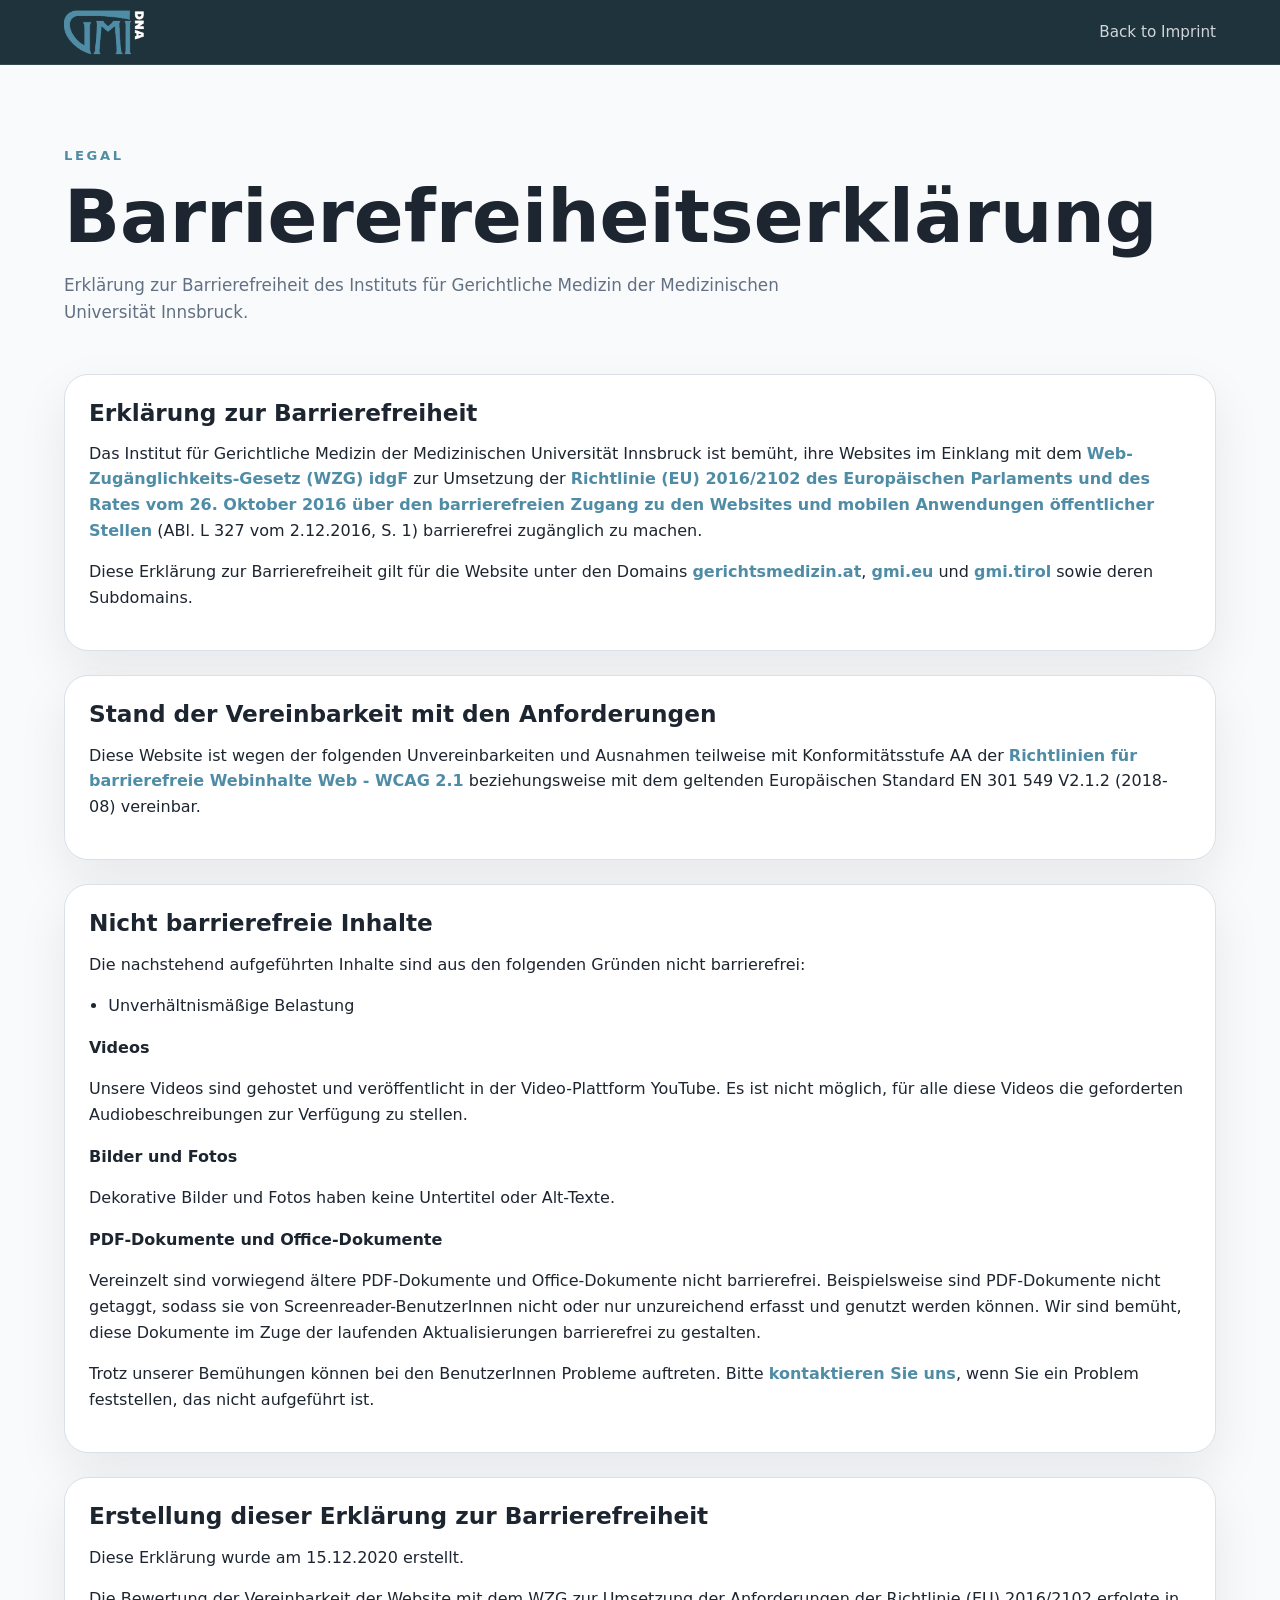
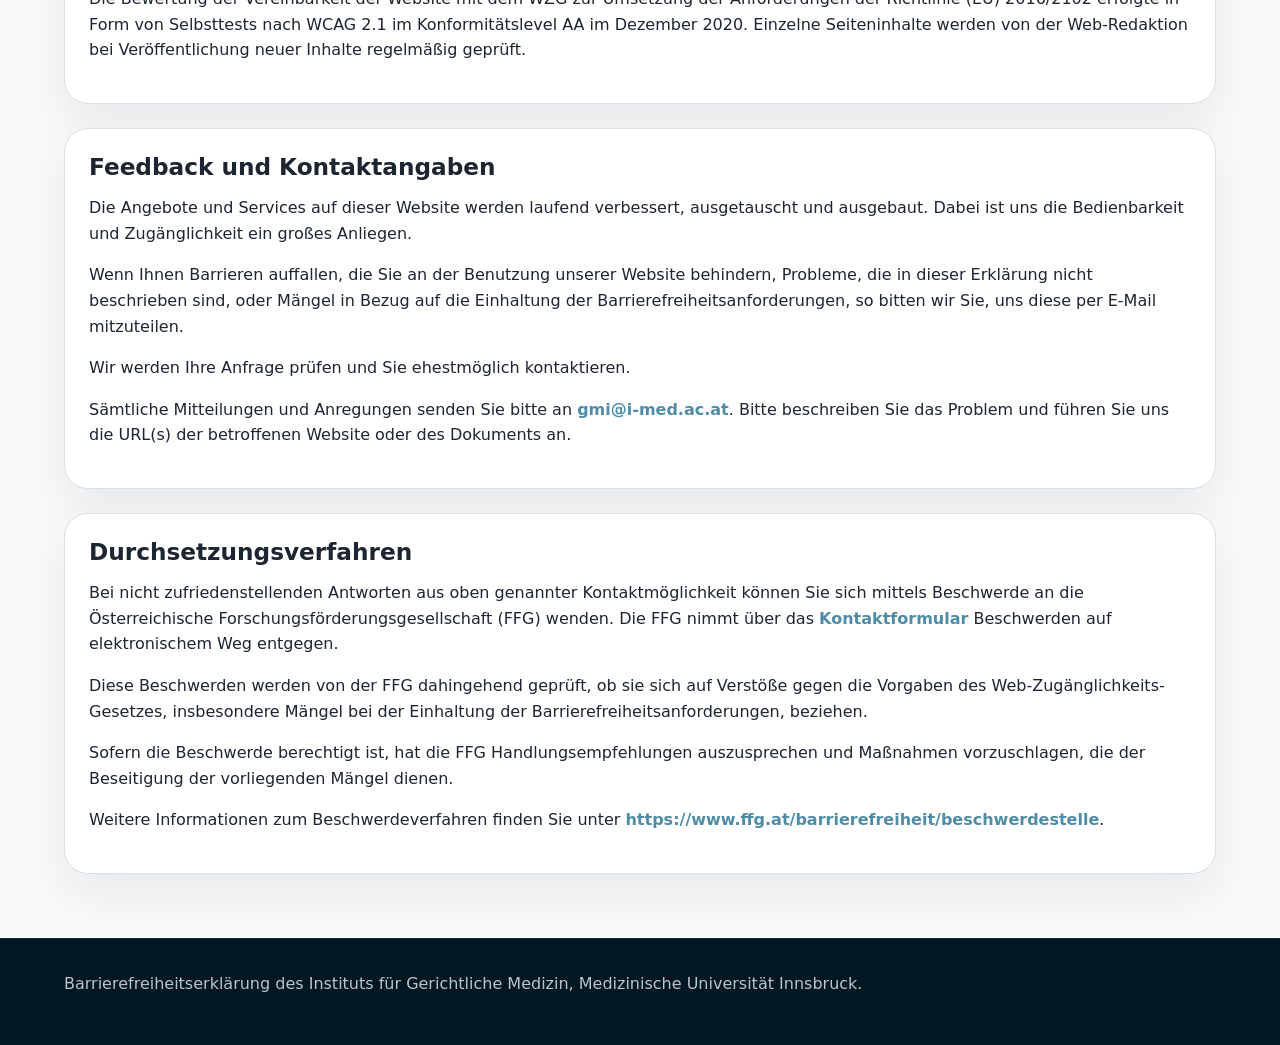
<file: barrierefreiheit.html>
<!doctype html>
<html lang="de">
  <head>
    <meta charset="UTF-8" />
    <meta name="viewport" content="width=device-width, initial-scale=1.0" />
    <title>Barrierefreiheitserklärung — GMI Innsbruck</title>
    <meta
      name="description"
      content="Erklärung zur Barrierefreiheit des Instituts für Gerichtliche Medizin der Medizinischen Universität Innsbruck."
    />
    <meta name="theme-color" content="#0b2339" />
    <link rel="canonical" href="https://melaniebalaz.github.io/gmi-nextgen-genomics/barrierefreiheit.html" />
    <link rel="icon" href="assets/favicon.png" />
    <link rel="shortcut icon" href="assets/favicon.png" />
    <link rel="stylesheet" href="assets/cases.css" />
    <style>
      .legal-sections {
        display: grid;
        gap: 1.5rem;
        padding: 0 0 4rem;
      }

      .legal-card {
        border: 1px solid var(--border);
        border-radius: 1.5rem;
        background: var(--card);
        box-shadow: var(--shadow);
        padding: 1.5rem;
      }

      .legal-card h2 {
        margin: 0 0 0.9rem;
        font-size: 1.45rem;
        line-height: 1.2;
      }

      .legal-card p,
      .legal-card li {
        color: var(--foreground);
      }

      .legal-card p {
        margin: 0 0 1rem;
      }

      .legal-card ul {
        margin: 0 0 1rem;
        padding-left: 1.2rem;
      }

      .legal-card li + li {
        margin-top: 0.45rem;
      }

      .legal-card a {
        color: var(--accent);
        font-weight: 600;
        text-decoration-thickness: 0.08em;
        text-underline-offset: 0.18em;
      }

      .legal-card a:hover {
        color: var(--primary);
      }
    </style>
  </head>
  <body>
    <header class="site-header">
      <div class="nav-shell">
        <a class="brand" href="index.html">
          <img src="assets/logo_blue.png" alt="GMI Tirol logo" width="512" height="512" />
        </a>
        <a class="back-link" href="imprint.html">Back to Imprint</a>
      </div>
    </header>

    <main>
      <section class="hero">
        <div class="container">
          <p class="section-label">Legal</p>
          <h1>Barrierefreiheitserklärung</h1>
          <p class="hero-copy">
            Erklärung zur Barrierefreiheit des Instituts für Gerichtliche Medizin der
            Medizinischen Universität Innsbruck.
          </p>
        </div>
      </section>

      <section>
        <div class="container legal-sections">
          <article class="legal-card">
            <h2>Erklärung zur Barrierefreiheit</h2>
            <p>
              Das Institut für Gerichtliche Medizin der Medizinischen Universität Innsbruck ist
              bemüht, ihre Websites im Einklang mit dem
              <a href="https://www.ris.bka.gv.at/GeltendeFassung.wxe?Abfrage=Bundesnormen&amp;Gesetzesnummer=20010727" target="_blank" rel="noopener noreferrer">Web-Zugänglichkeits-Gesetz (WZG) idgF</a>
              zur Umsetzung der
              <a href="https://eur-lex.europa.eu/legal-content/DE/TXT/?uri=CELEX:32016L2102" target="_blank" rel="noopener noreferrer">Richtlinie (EU) 2016/2102 des Europäischen Parlaments und des Rates vom 26. Oktober 2016 über den barrierefreien Zugang zu den Websites und mobilen Anwendungen öffentlicher Stellen</a>
              (ABl. L 327 vom 2.12.2016, S. 1) barrierefrei zugänglich zu machen.
            </p>
            <p>
              Diese Erklärung zur Barrierefreiheit gilt für die Website unter den Domains
              <a href="https://gerichtsmedizin.at" target="_blank" rel="noopener noreferrer">gerichtsmedizin.at</a>,
              <a href="https://gmi.eu" target="_blank" rel="noopener noreferrer">gmi.eu</a>
              und
              <a href="https://gmi.tirol" target="_blank" rel="noopener noreferrer">gmi.tirol</a>
              sowie deren Subdomains.
            </p>
          </article>

          <article class="legal-card">
            <h2>Stand der Vereinbarkeit mit den Anforderungen</h2>
            <p>
              Diese Website ist wegen der folgenden Unvereinbarkeiten und Ausnahmen teilweise
              mit Konformitätsstufe AA der
              <a href="https://www.w3.org/TR/WCAG21" target="_blank" rel="noopener noreferrer">Richtlinien für barrierefreie Webinhalte Web - WCAG 2.1</a>
              beziehungsweise mit dem geltenden Europäischen Standard EN 301 549 V2.1.2
              (2018-08) vereinbar.
            </p>
          </article>

          <article class="legal-card">
            <h2>Nicht barrierefreie Inhalte</h2>
            <p>Die nachstehend aufgeführten Inhalte sind aus den folgenden Gründen nicht barrierefrei:</p>
            <ul>
              <li>Unverhältnismäßige Belastung</li>
            </ul>
            <p><strong>Videos</strong></p>
            <p>
              Unsere Videos sind gehostet und veröffentlicht in der Video-Plattform YouTube.
              Es ist nicht möglich, für alle diese Videos die geforderten Audiobeschreibungen
              zur Verfügung zu stellen.
            </p>
            <p><strong>Bilder und Fotos</strong></p>
            <p>Dekorative Bilder und Fotos haben keine Untertitel oder Alt-Texte.</p>
            <p><strong>PDF-Dokumente und Office-Dokumente</strong></p>
            <p>
              Vereinzelt sind vorwiegend ältere PDF-Dokumente und Office-Dokumente nicht
              barrierefrei. Beispielsweise sind PDF-Dokumente nicht getaggt, sodass sie von
              Screenreader-BenutzerInnen nicht oder nur unzureichend erfasst und genutzt
              werden können. Wir sind bemüht, diese Dokumente im Zuge der laufenden
              Aktualisierungen barrierefrei zu gestalten.
            </p>
            <p>
              Trotz unserer Bemühungen können bei den BenutzerInnen Probleme auftreten. Bitte
              <a href="mailto:gmi@i-med.ac.at" target="_blank" rel="noopener noreferrer">kontaktieren Sie uns</a>,
              wenn Sie ein Problem feststellen, das nicht aufgeführt ist.
            </p>
          </article>

          <article class="legal-card">
            <h2>Erstellung dieser Erklärung zur Barrierefreiheit</h2>
            <p>Diese Erklärung wurde am 15.12.2020 erstellt.</p>
            <p>
              Die Bewertung der Vereinbarkeit der Website mit dem WZG zur Umsetzung der
              Anforderungen der Richtlinie (EU) 2016/2102 erfolgte in Form von Selbsttests nach
              WCAG 2.1 im Konformitätslevel AA im Dezember 2020. Einzelne Seiteninhalte werden
              von der Web-Redaktion bei Veröffentlichung neuer Inhalte regelmäßig geprüft.
            </p>
          </article>

          <article class="legal-card">
            <h2>Feedback und Kontaktangaben</h2>
            <p>
              Die Angebote und Services auf dieser Website werden laufend verbessert,
              ausgetauscht und ausgebaut. Dabei ist uns die Bedienbarkeit und Zugänglichkeit
              ein großes Anliegen.
            </p>
            <p>
              Wenn Ihnen Barrieren auffallen, die Sie an der Benutzung unserer Website
              behindern, Probleme, die in dieser Erklärung nicht beschrieben sind, oder Mängel
              in Bezug auf die Einhaltung der Barrierefreiheitsanforderungen, so bitten wir
              Sie, uns diese per E-Mail mitzuteilen.
            </p>
            <p>
              Wir werden Ihre Anfrage prüfen und Sie ehestmöglich kontaktieren.
            </p>
            <p>
              Sämtliche Mitteilungen und Anregungen senden Sie bitte an
              <a href="mailto:gmi@i-med.ac.at" target="_blank" rel="noopener noreferrer">gmi@i-med.ac.at</a>.
              Bitte beschreiben Sie das Problem und führen Sie uns die URL(s) der betroffenen
              Website oder des Dokuments an.
            </p>
          </article>

          <article class="legal-card">
            <h2>Durchsetzungsverfahren</h2>
            <p>
              Bei nicht zufriedenstellenden Antworten aus oben genannter Kontaktmöglichkeit
              können Sie sich mittels Beschwerde an die Österreichische
              Forschungsförderungsgesellschaft (FFG) wenden. Die FFG nimmt über das
              <a href="https://www.ffg.at/form/kontaktformular-beschwerdestelle" target="_blank" rel="noopener noreferrer">Kontaktformular</a>
              Beschwerden auf elektronischem Weg entgegen.
            </p>
            <p>
              Diese Beschwerden werden von der FFG dahingehend geprüft, ob sie sich auf
              Verstöße gegen die Vorgaben des Web-Zugänglichkeits-Gesetzes, insbesondere
              Mängel bei der Einhaltung der Barrierefreiheitsanforderungen, beziehen.
            </p>
            <p>
              Sofern die Beschwerde berechtigt ist, hat die FFG Handlungsempfehlungen
              auszusprechen und Maßnahmen vorzuschlagen, die der Beseitigung der vorliegenden
              Mängel dienen.
            </p>
            <p>
              Weitere Informationen zum Beschwerdeverfahren finden Sie unter
              <a href="https://www.ffg.at/barrierefreiheit/beschwerdestelle" target="_blank" rel="noopener noreferrer">https://www.ffg.at/barrierefreiheit/beschwerdestelle</a>.
            </p>
          </article>
        </div>
      </section>
    </main>

    <footer class="footer">
      <div class="container">
        Barrierefreiheitserklärung des Instituts für Gerichtliche Medizin, Medizinische Universität Innsbruck.
      </div>
    </footer>
  </body>
</html>
</file>
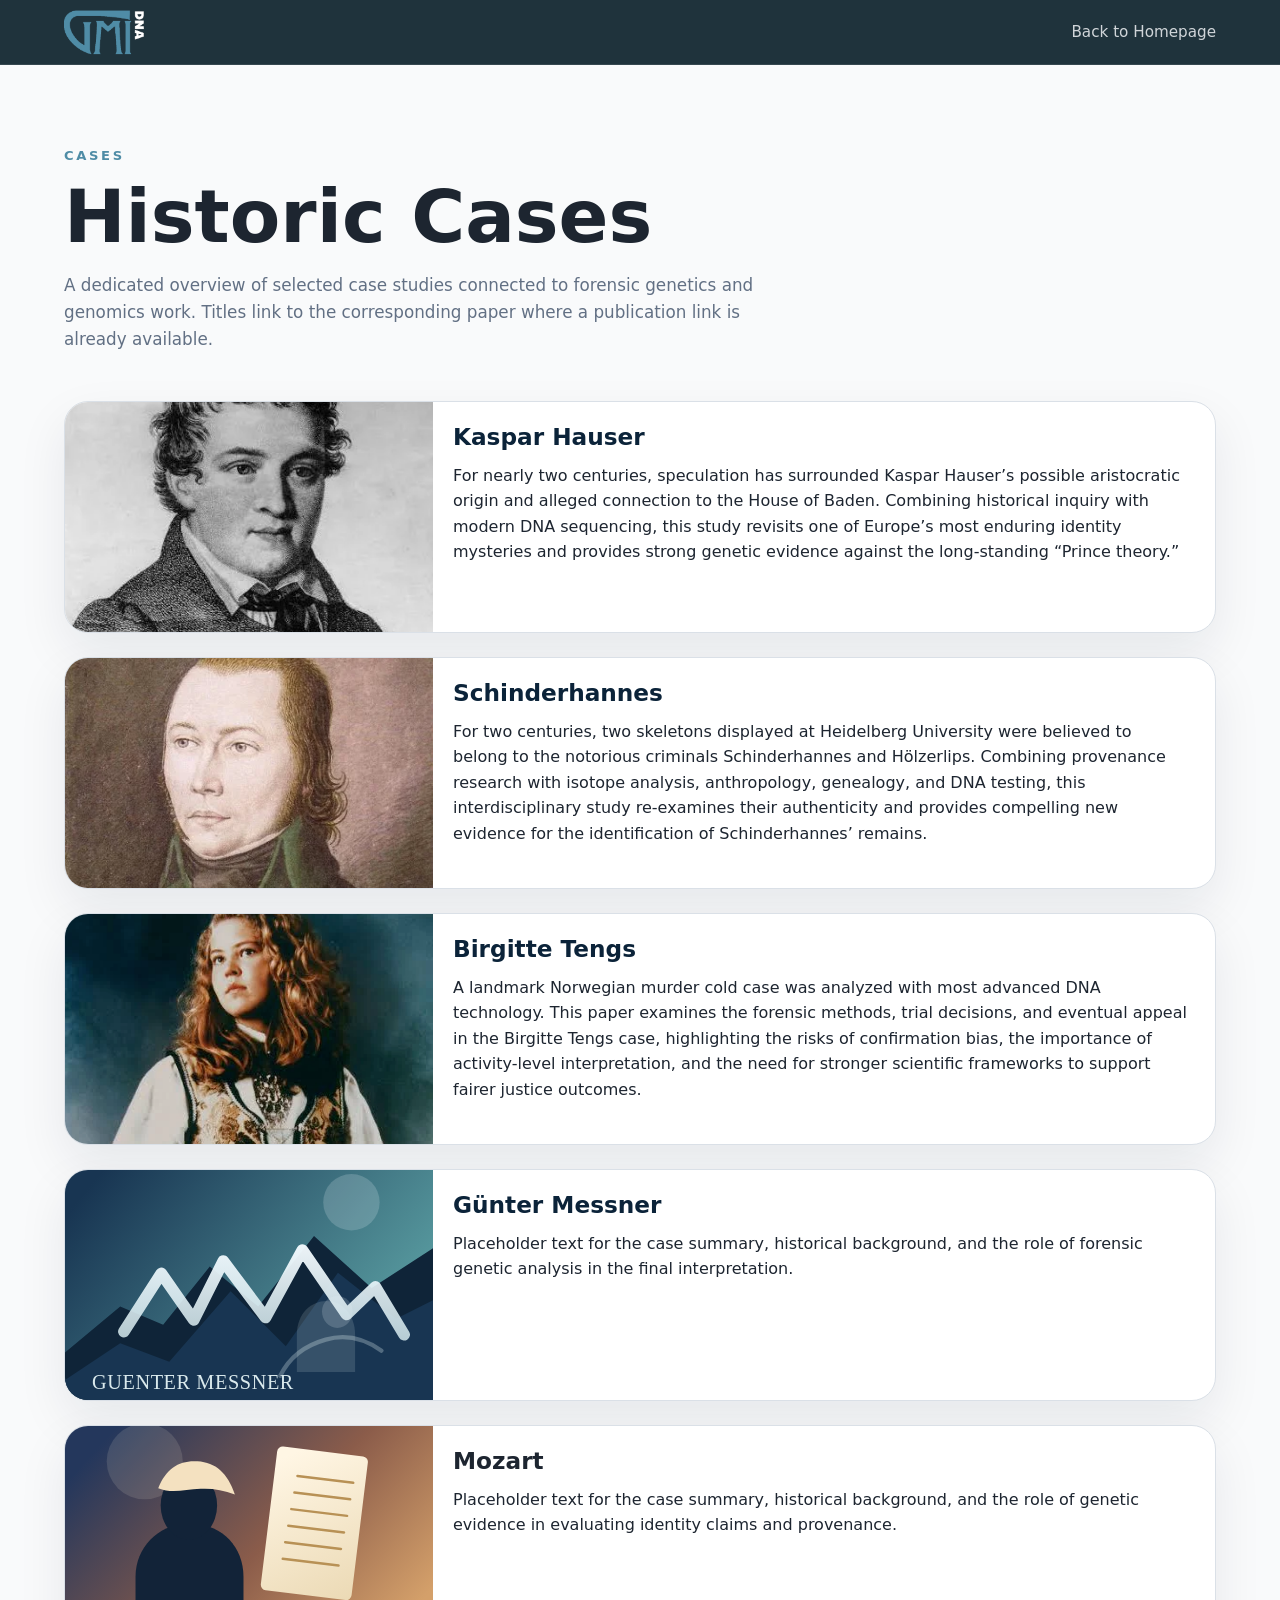
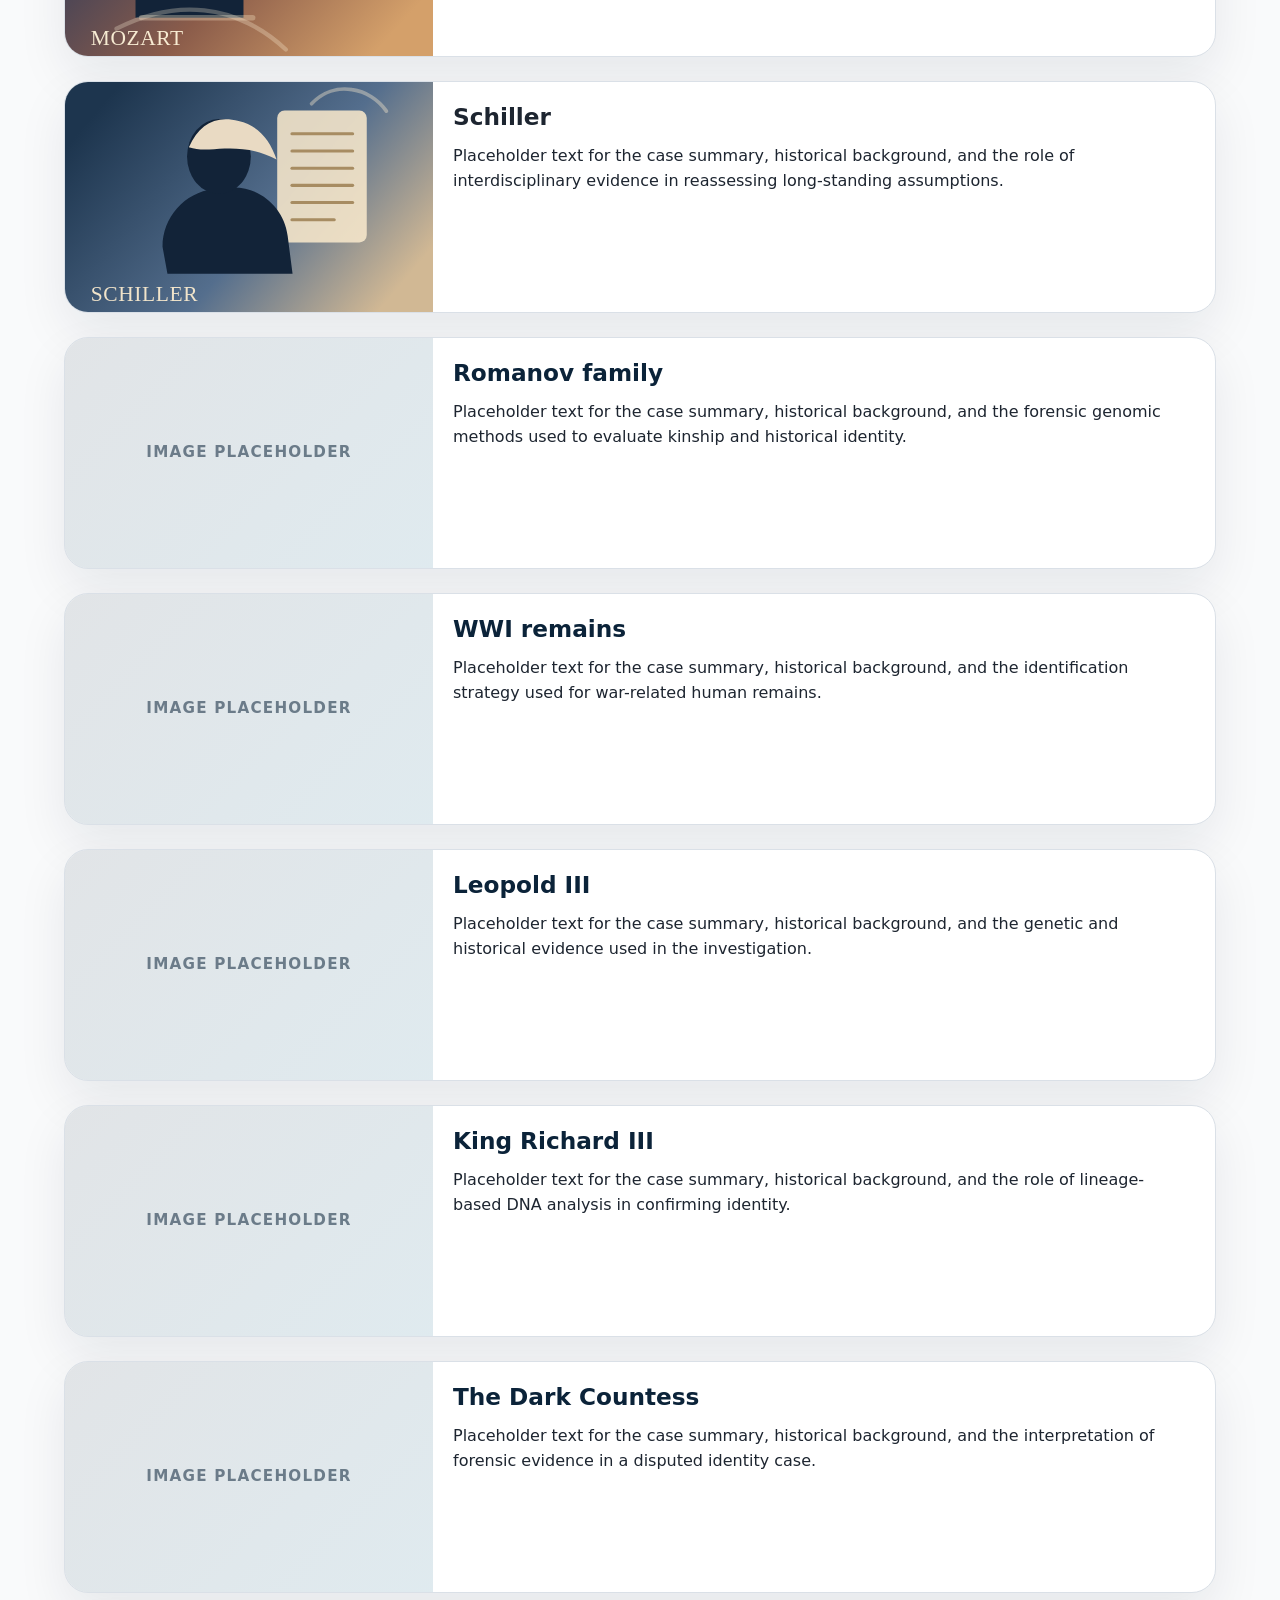
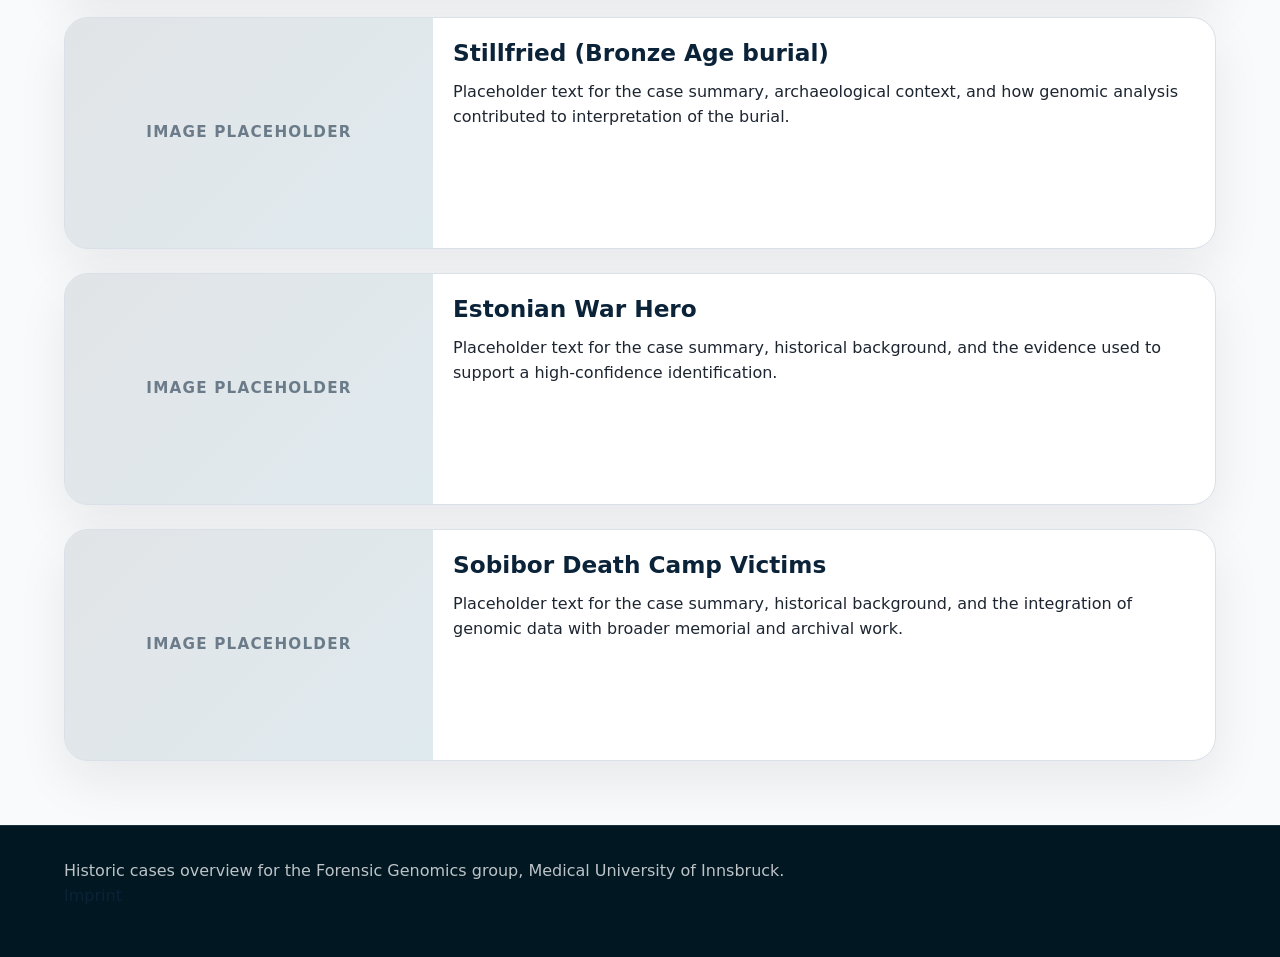
<file: cases.html>
<!doctype html>
<html lang="en">
  <head>
    <meta charset="UTF-8" />
    <meta name="viewport" content="width=device-width, initial-scale=1.0" />
    <title>Historic Cases — GMI Innsbruck</title>
    <meta
      name="description"
      content="A selection of historic forensic genetics and genomics case studies associated with the Forensic Genomics group in Innsbruck."
    />
    <meta name="theme-color" content="#0b2339" />
    <link rel="canonical" href="https://melaniebalaz.github.io/gmi-nextgen-genomics/cases.html" />
    <link rel="icon" href="assets/favicon.png" />
    <link rel="shortcut icon" href="assets/favicon.png" />
    <link rel="stylesheet" href="assets/cases.css" />
  </head>
  <body>
    <header class="site-header">
      <div class="nav-shell">
        <a class="brand" href="index.html">
          <img src="assets/logo_blue.png" alt="GMI Tirol logo" width="512" height="512" />
        </a>
        <a class="back-link" href="index.html#cases">Back to Homepage</a>
      </div>
    </header>

    <main>
      <section class="hero">
        <div class="container">
          <p class="section-label">Cases</p>
          <h1>Historic Cases</h1>
          <p class="hero-copy">
            A dedicated overview of selected case studies connected to forensic genetics and
            genomics work. Titles link to the corresponding paper where a publication link is
            already available.
          </p>
        </div>
      </section>

      <section>
        <div class="container cases-list">
          <article class="case-card">
            <div class="case-media">
              <img src="assets/kasper_hauser.png" alt="Illustration for Kaspar Hauser" />
            </div>
            <div class="case-copy">
              <h2 class="case-title">
                <a href="https://doi.org/10.1016/j.isci.2024.110539" target="_blank" rel="noopener noreferrer">Kaspar Hauser</a>
              </h2>
              <p>For nearly two centuries, speculation has surrounded Kaspar Hauser’s possible aristocratic origin and alleged connection to the House of Baden. Combining historical inquiry with modern DNA sequencing, this study revisits one of Europe’s most enduring identity mysteries and provides strong genetic evidence against the long-standing “Prince theory.”</p>
            </div>
          </article>

          <article class="case-card">
            <div class="case-media">
              <img src="assets/schinderhannes.png" alt="Illustration for Schinderhannes" />
            </div>
            <div class="case-copy">
              <h2 class="case-title">
                <a href="https://doi.org/10.1016/j.fsigen.2025.103276" target="_blank" rel="noopener noreferrer">Schinderhannes</a>
              </h2>
              <p>For two centuries, two skeletons displayed at Heidelberg University were believed to belong to the notorious criminals Schinderhannes and Hölzerlips. Combining provenance research with isotope analysis, anthropology, genealogy, and DNA testing, this interdisciplinary study re-examines their authenticity and provides compelling new evidence for the identification of Schinderhannes’ remains.</p>
            </div>
          </article>

          <article class="case-card">
            <div class="case-media">
              <img src="assets/birgitte_tengs.png" alt="Illustration for Birgitte Tengs" />
            </div>
            <div class="case-copy">
              <h2 class="case-title">
                <a href="https://doi.org/10.1016/j.fsigen.2025.103279" target="_blank" rel="noopener noreferrer">Birgitte Tengs</a>
              </h2>
              <p>A landmark Norwegian murder cold case was analyzed with most advanced DNA technology. This paper examines the forensic methods, trial decisions, and eventual appeal in the Birgitte Tengs case, highlighting the risks of confirmation bias, the importance of activity-level interpretation, and the need for stronger scientific frameworks to support fairer justice outcomes.</p>
            </div>
          </article>

          <article class="case-card">
            <div class="case-media">
              <img src="assets/case-guenter-messner.svg" alt="Placeholder illustration for Günter Messner" />
            </div>
            <div class="case-copy">
              <h2 class="case-title">
                <a href="https://doi.org/10.1007/s00414-006-0098-6" target="_blank" rel="noopener noreferrer">Günter Messner</a>
              </h2>
              <p>Placeholder text for the case summary, historical background, and the role of forensic genetic analysis in the final interpretation.</p>
            </div>
          </article>

          <article class="case-card">
            <div class="case-media">
              <img src="assets/case-mozart.svg" alt="Placeholder illustration for Mozart" />
            </div>
            <div class="case-copy">
              <h2 class="case-title">Mozart</h2>
              <p>Placeholder text for the case summary, historical background, and the role of genetic evidence in evaluating identity claims and provenance.</p>
            </div>
          </article>

          <article class="case-card">
            <div class="case-media">
              <img src="assets/case-schiller.svg" alt="Placeholder illustration for Schiller" />
            </div>
            <div class="case-copy">
              <h2 class="case-title">Schiller</h2>
              <p>Placeholder text for the case summary, historical background, and the role of interdisciplinary evidence in reassessing long-standing assumptions.</p>
            </div>
          </article>

          <article class="case-card">
            <div class="case-media">
              <div class="case-media-placeholder">Image Placeholder</div>
            </div>
            <div class="case-copy">
              <h2 class="case-title">
                <a href="https://doi.org/10.1371/journal.pone.0004838" target="_blank" rel="noopener noreferrer">Romanov family</a>
              </h2>
              <p>Placeholder text for the case summary, historical background, and the forensic genomic methods used to evaluate kinship and historical identity.</p>
            </div>
          </article>

          <article class="case-card">
            <div class="case-media">
              <div class="case-media-placeholder">Image Placeholder</div>
            </div>
            <div class="case-copy">
              <h2 class="case-title">
                <a href="https://doi.org/10.1016/j.fsigen.2009.10.005" target="_blank" rel="noopener noreferrer">WWI remains</a>
              </h2>
              <p>Placeholder text for the case summary, historical background, and the identification strategy used for war-related human remains.</p>
            </div>
          </article>

          <article class="case-card">
            <div class="case-media">
              <div class="case-media-placeholder">Image Placeholder</div>
            </div>
            <div class="case-copy">
              <h2 class="case-title">
                <a href="https://doi.org/10.1016/j.fsigen.2012.10.012" target="_blank" rel="noopener noreferrer">Leopold III</a>
              </h2>
              <p>Placeholder text for the case summary, historical background, and the genetic and historical evidence used in the investigation.</p>
            </div>
          </article>

          <article class="case-card">
            <div class="case-media">
              <div class="case-media-placeholder">Image Placeholder</div>
            </div>
            <div class="case-copy">
              <h2 class="case-title">
                <a href="https://doi.org/10.1038/ncomms6631" target="_blank" rel="noopener noreferrer">King Richard III</a>
              </h2>
              <p>Placeholder text for the case summary, historical background, and the role of lineage-based DNA analysis in confirming identity.</p>
            </div>
          </article>

          <article class="case-card">
            <div class="case-media">
              <div class="case-media-placeholder">Image Placeholder</div>
            </div>
            <div class="case-copy">
              <h2 class="case-title">
                <a href="https://doi.org/10.1016/j.fsigen.2015.08.006" target="_blank" rel="noopener noreferrer">The Dark Countess</a>
              </h2>
              <p>Placeholder text for the case summary, historical background, and the interpretation of forensic evidence in a disputed identity case.</p>
            </div>
          </article>

          <article class="case-card">
            <div class="case-media">
              <div class="case-media-placeholder">Image Placeholder</div>
            </div>
            <div class="case-copy">
              <h2 class="case-title">
                <a href="https://doi.org/10.1016/j.fsigen.2018.07.005" target="_blank" rel="noopener noreferrer">Stillfried (Bronze Age burial)</a>
              </h2>
              <p>Placeholder text for the case summary, archaeological context, and how genomic analysis contributed to interpretation of the burial.</p>
            </div>
          </article>

          <article class="case-card">
            <div class="case-media">
              <div class="case-media-placeholder">Image Placeholder</div>
            </div>
            <div class="case-copy">
              <h2 class="case-title">
                <a href="https://doi.org/10.3390/genes12111722" target="_blank" rel="noopener noreferrer">Estonian War Hero</a>
              </h2>
              <p>Placeholder text for the case summary, historical background, and the evidence used to support a high-confidence identification.</p>
            </div>
          </article>

          <article class="case-card">
            <div class="case-media">
              <div class="case-media-placeholder">Image Placeholder</div>
            </div>
            <div class="case-copy">
              <h2 class="case-title">
                <a href="https://doi.org/10.1186/s13059-021-02420-0" target="_blank" rel="noopener noreferrer">Sobibor Death Camp Victims</a>
              </h2>
              <p>Placeholder text for the case summary, historical background, and the integration of genomic data with broader memorial and archival work.</p>
            </div>
          </article>

        </div>
      </section>
    </main>

    <footer class="footer">
      <div class="container">
        Historic cases overview for the Forensic Genomics group, Medical University of Innsbruck.
        <br />
        <a class="imprint-link" href="imprint.html">Imprint</a>
      </div>
    </footer>
  </body>
</html>
</file>
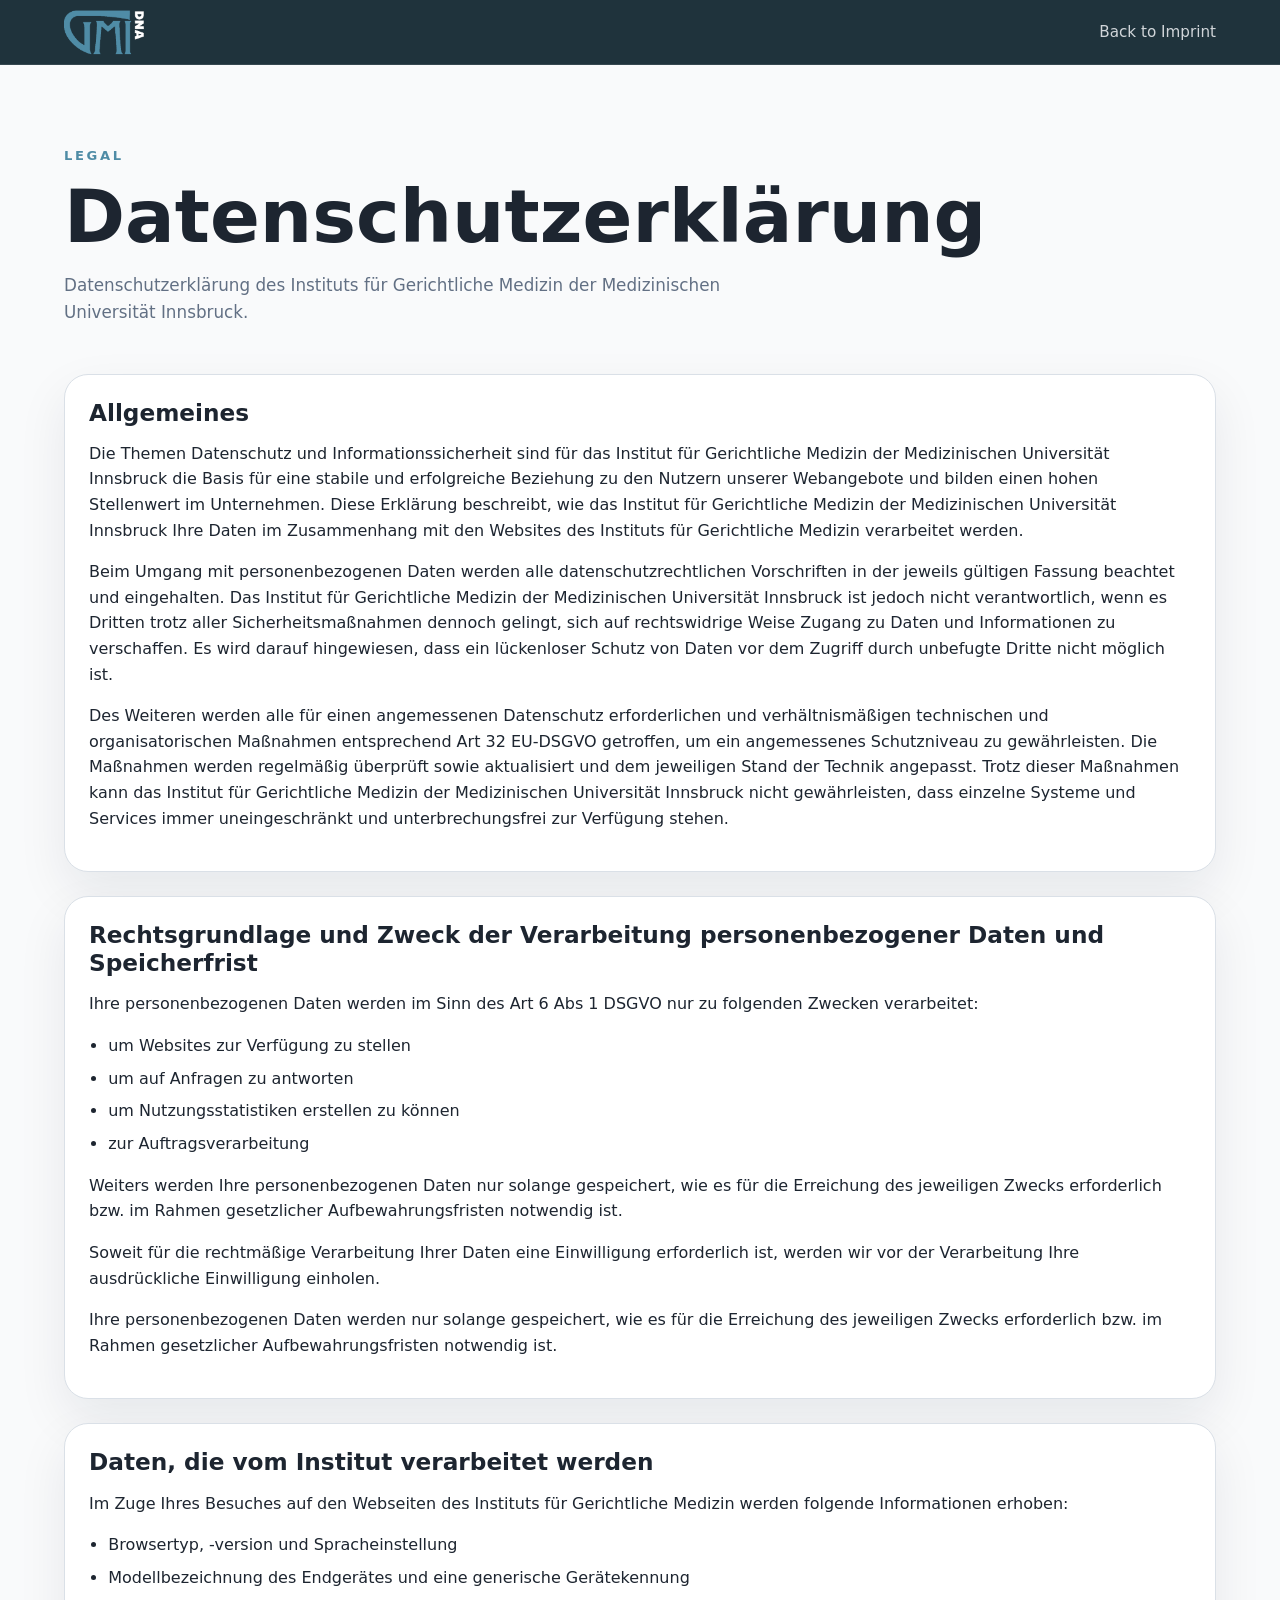
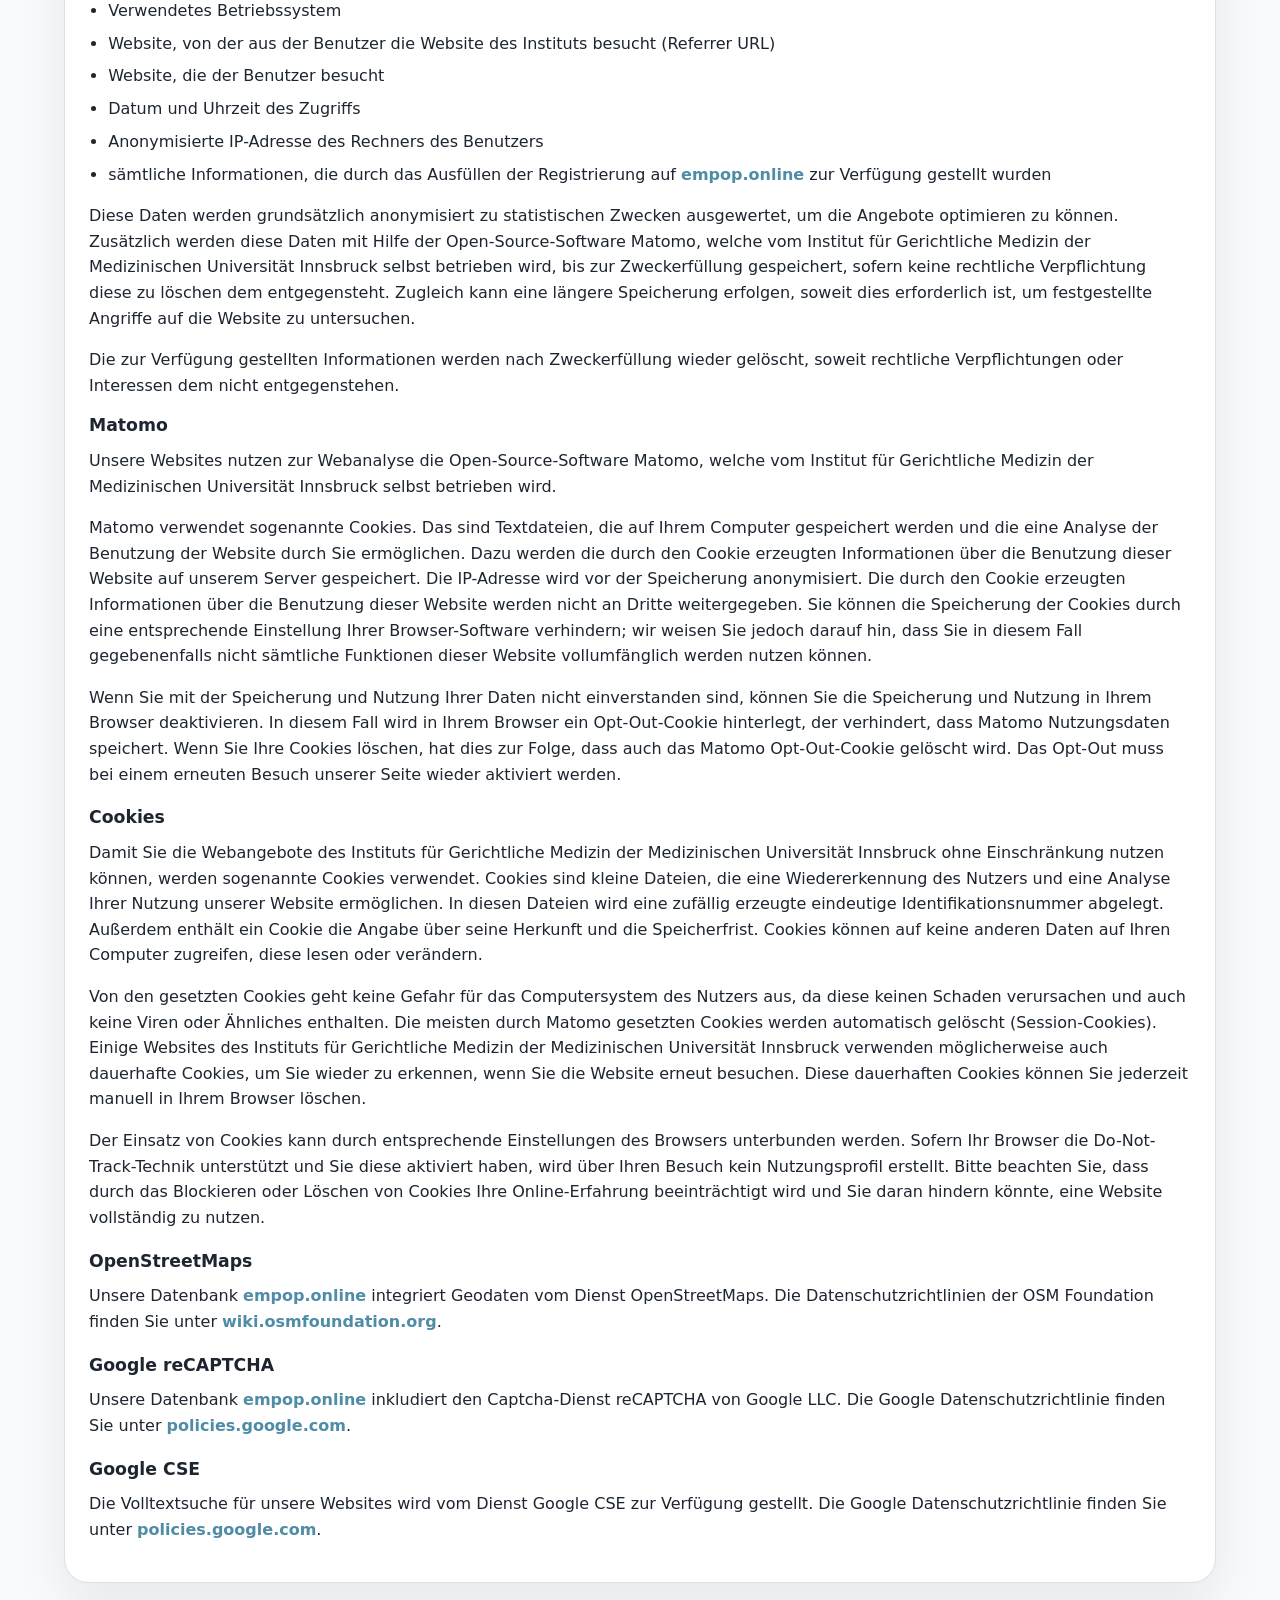
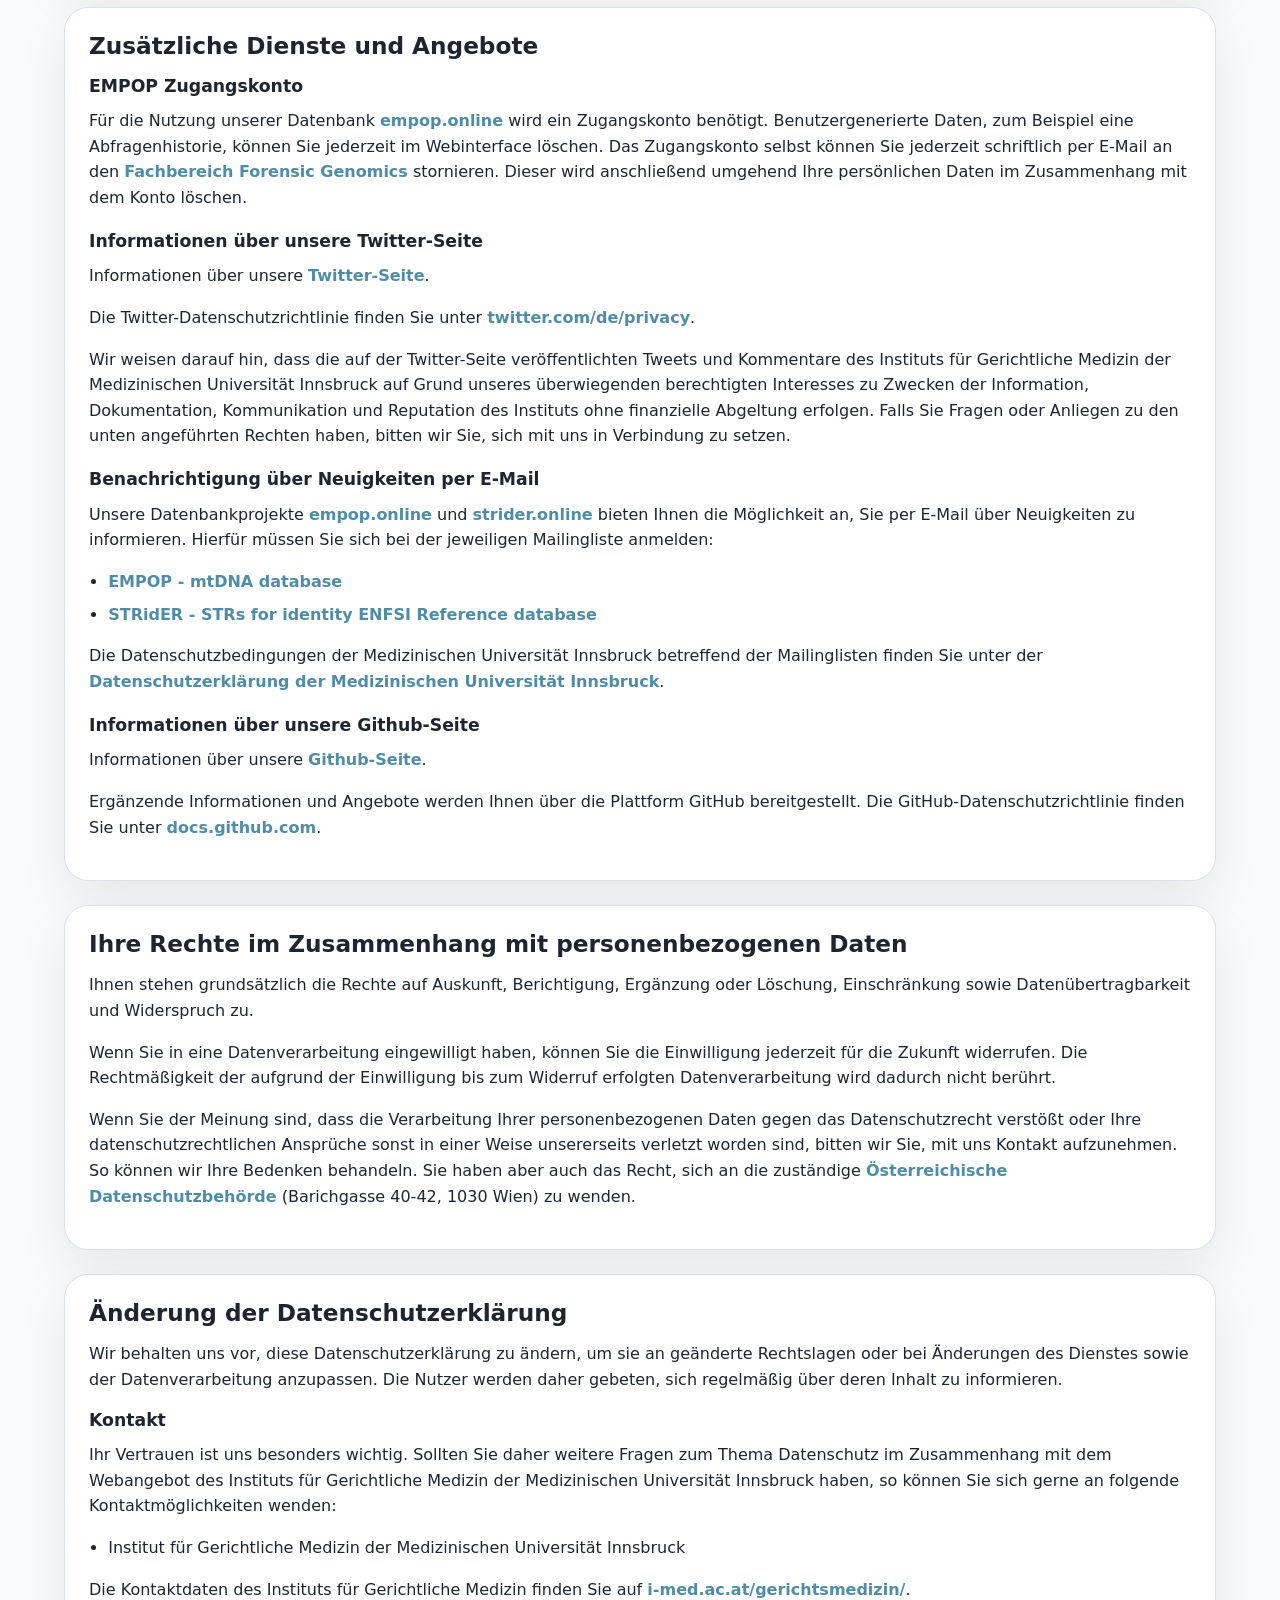
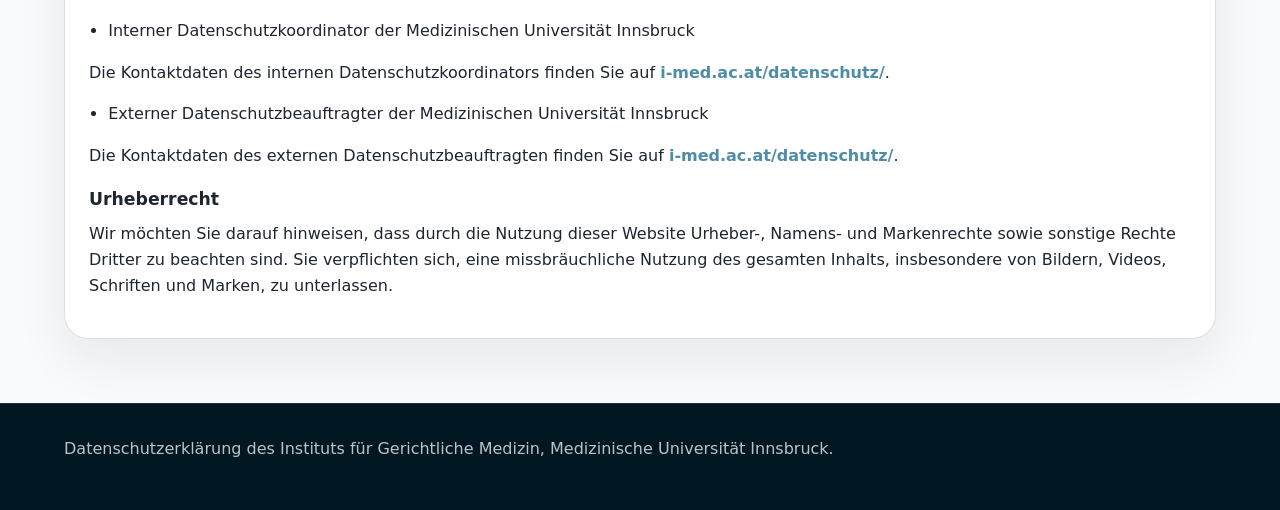
<file: datenschutz.html>
<!doctype html>
<html lang="de">
  <head>
    <meta charset="UTF-8" />
    <meta name="viewport" content="width=device-width, initial-scale=1.0" />
    <title>Datenschutzerklärung — GMI Innsbruck</title>
    <meta
      name="description"
      content="Datenschutzerklärung des Instituts für Gerichtliche Medizin der Medizinischen Universität Innsbruck."
    />
    <meta name="theme-color" content="#0b2339" />
    <link rel="canonical" href="https://melaniebalaz.github.io/gmi-nextgen-genomics/datenschutz.html" />
    <link rel="icon" href="assets/favicon.png" />
    <link rel="shortcut icon" href="assets/favicon.png" />
    <link rel="stylesheet" href="assets/cases.css" />
    <style>
      .legal-sections {
        display: grid;
        gap: 1.5rem;
        padding: 0 0 4rem;
      }

      .legal-card {
        border: 1px solid var(--border);
        border-radius: 1.5rem;
        background: var(--card);
        box-shadow: var(--shadow);
        padding: 1.5rem;
      }

      .legal-card h2 {
        margin: 0 0 0.9rem;
        font-size: 1.45rem;
        line-height: 1.2;
      }

      .legal-card h3 {
        margin: 1.2rem 0 0.7rem;
        font-size: 1.08rem;
        line-height: 1.3;
      }

      .legal-card h3:first-of-type {
        margin-top: 0;
      }

      .legal-card p,
      .legal-card li {
        color: var(--foreground);
      }

      .legal-card p {
        margin: 0 0 1rem;
      }

      .legal-card ul {
        margin: 0 0 1rem;
        padding-left: 1.2rem;
      }

      .legal-card li + li {
        margin-top: 0.45rem;
      }

      .legal-card a {
        color: var(--accent);
        font-weight: 600;
        text-decoration-thickness: 0.08em;
        text-underline-offset: 0.18em;
      }

      .legal-card a:hover {
        color: var(--primary);
      }
    </style>
  </head>
  <body>
    <header class="site-header">
      <div class="nav-shell">
        <a class="brand" href="index.html">
          <img src="assets/logo_blue.png" alt="GMI Tirol logo" width="512" height="512" />
        </a>
        <a class="back-link" href="imprint.html">Back to Imprint</a>
      </div>
    </header>

    <main>
      <section class="hero">
        <div class="container">
          <p class="section-label">Legal</p>
          <h1>Datenschutzerklärung</h1>
          <p class="hero-copy">
            Datenschutzerklärung des Instituts für Gerichtliche Medizin der Medizinischen
            Universität Innsbruck.
          </p>
        </div>
      </section>

      <section>
        <div class="container legal-sections">
          <article class="legal-card">
            <h2>Allgemeines</h2>
            <p>
              Die Themen Datenschutz und Informationssicherheit sind für das Institut für
              Gerichtliche Medizin der Medizinischen Universität Innsbruck die Basis für eine
              stabile und erfolgreiche Beziehung zu den Nutzern unserer Webangebote und bilden
              einen hohen Stellenwert im Unternehmen. Diese Erklärung beschreibt, wie das
              Institut für Gerichtliche Medizin der Medizinischen Universität Innsbruck Ihre
              Daten im Zusammenhang mit den Websites des Instituts für Gerichtliche Medizin
              verarbeitet werden.
            </p>
            <p>
              Beim Umgang mit personenbezogenen Daten werden alle datenschutzrechtlichen
              Vorschriften in der jeweils gültigen Fassung beachtet und eingehalten. Das
              Institut für Gerichtliche Medizin der Medizinischen Universität Innsbruck ist
              jedoch nicht verantwortlich, wenn es Dritten trotz aller Sicherheitsmaßnahmen
              dennoch gelingt, sich auf rechtswidrige Weise Zugang zu Daten und Informationen
              zu verschaffen. Es wird darauf hingewiesen, dass ein lückenloser Schutz von Daten
              vor dem Zugriff durch unbefugte Dritte nicht möglich ist.
            </p>
            <p>
              Des Weiteren werden alle für einen angemessenen Datenschutz erforderlichen und
              verhältnismäßigen technischen und organisatorischen Maßnahmen entsprechend
              Art 32 EU-DSGVO getroffen, um ein angemessenes Schutzniveau zu gewährleisten. Die
              Maßnahmen werden regelmäßig überprüft sowie aktualisiert und dem jeweiligen Stand
              der Technik angepasst. Trotz dieser Maßnahmen kann das Institut für Gerichtliche
              Medizin der Medizinischen Universität Innsbruck nicht gewährleisten, dass einzelne
              Systeme und Services immer uneingeschränkt und unterbrechungsfrei zur Verfügung
              stehen.
            </p>
          </article>

          <article class="legal-card">
            <h2>Rechtsgrundlage und Zweck der Verarbeitung personenbezogener Daten und Speicherfrist</h2>
            <p>Ihre personenbezogenen Daten werden im Sinn des Art 6 Abs 1 DSGVO nur zu folgenden Zwecken verarbeitet:</p>
            <ul>
              <li>um Websites zur Verfügung zu stellen</li>
              <li>um auf Anfragen zu antworten</li>
              <li>um Nutzungsstatistiken erstellen zu können</li>
              <li>zur Auftragsverarbeitung</li>
            </ul>
            <p>
              Weiters werden Ihre personenbezogenen Daten nur solange gespeichert, wie es für
              die Erreichung des jeweiligen Zwecks erforderlich bzw. im Rahmen gesetzlicher
              Aufbewahrungsfristen notwendig ist.
            </p>
            <p>
              Soweit für die rechtmäßige Verarbeitung Ihrer Daten eine Einwilligung erforderlich
              ist, werden wir vor der Verarbeitung Ihre ausdrückliche Einwilligung einholen.
            </p>
            <p>
              Ihre personenbezogenen Daten werden nur solange gespeichert, wie es für die
              Erreichung des jeweiligen Zwecks erforderlich bzw. im Rahmen gesetzlicher
              Aufbewahrungsfristen notwendig ist.
            </p>
          </article>

          <article class="legal-card">
            <h2>Daten, die vom Institut verarbeitet werden</h2>
            <p>Im Zuge Ihres Besuches auf den Webseiten des Instituts für Gerichtliche Medizin werden folgende Informationen erhoben:</p>
            <ul>
              <li>Browsertyp, -version und Spracheinstellung</li>
              <li>Modellbezeichnung des Endgerätes und eine generische Gerätekennung</li>
              <li>Verwendetes Betriebssystem</li>
              <li>Website, von der aus der Benutzer die Website des Instituts besucht (Referrer URL)</li>
              <li>Website, die der Benutzer besucht</li>
              <li>Datum und Uhrzeit des Zugriffs</li>
              <li>Anonymisierte IP-Adresse des Rechners des Benutzers</li>
              <li>sämtliche Informationen, die durch das Ausfüllen der Registrierung auf <a href="https://empop.online/" target="_blank" rel="noopener noreferrer">empop.online</a> zur Verfügung gestellt wurden</li>
            </ul>
            <p>
              Diese Daten werden grundsätzlich anonymisiert zu statistischen Zwecken
              ausgewertet, um die Angebote optimieren zu können. Zusätzlich werden diese Daten
              mit Hilfe der Open-Source-Software Matomo, welche vom Institut für Gerichtliche
              Medizin der Medizinischen Universität Innsbruck selbst betrieben wird, bis zur
              Zweckerfüllung gespeichert, sofern keine rechtliche Verpflichtung diese zu löschen
              dem entgegensteht. Zugleich kann eine längere Speicherung erfolgen, soweit dies
              erforderlich ist, um festgestellte Angriffe auf die Website zu untersuchen.
            </p>
            <p>
              Die zur Verfügung gestellten Informationen werden nach Zweckerfüllung wieder
              gelöscht, soweit rechtliche Verpflichtungen oder Interessen dem nicht entgegenstehen.
            </p>

            <h3>Matomo</h3>
            <p>
              Unsere Websites nutzen zur Webanalyse die Open-Source-Software Matomo, welche
              vom Institut für Gerichtliche Medizin der Medizinischen Universität Innsbruck
              selbst betrieben wird.
            </p>
            <p>
              Matomo verwendet sogenannte Cookies. Das sind Textdateien, die auf Ihrem Computer
              gespeichert werden und die eine Analyse der Benutzung der Website durch Sie
              ermöglichen. Dazu werden die durch den Cookie erzeugten Informationen über die
              Benutzung dieser Website auf unserem Server gespeichert. Die IP-Adresse wird vor
              der Speicherung anonymisiert. Die durch den Cookie erzeugten Informationen über
              die Benutzung dieser Website werden nicht an Dritte weitergegeben. Sie können die
              Speicherung der Cookies durch eine entsprechende Einstellung Ihrer Browser-Software
              verhindern; wir weisen Sie jedoch darauf hin, dass Sie in diesem Fall gegebenenfalls
              nicht sämtliche Funktionen dieser Website vollumfänglich werden nutzen können.
            </p>
            <p>
              Wenn Sie mit der Speicherung und Nutzung Ihrer Daten nicht einverstanden sind,
              können Sie die Speicherung und Nutzung in Ihrem Browser deaktivieren. In diesem
              Fall wird in Ihrem Browser ein Opt-Out-Cookie hinterlegt, der verhindert, dass
              Matomo Nutzungsdaten speichert. Wenn Sie Ihre Cookies löschen, hat dies zur Folge,
              dass auch das Matomo Opt-Out-Cookie gelöscht wird. Das Opt-Out muss bei einem
              erneuten Besuch unserer Seite wieder aktiviert werden.
            </p>

            <h3>Cookies</h3>
            <p>
              Damit Sie die Webangebote des Instituts für Gerichtliche Medizin der Medizinischen
              Universität Innsbruck ohne Einschränkung nutzen können, werden sogenannte Cookies
              verwendet. Cookies sind kleine Dateien, die eine Wiedererkennung des Nutzers und
              eine Analyse Ihrer Nutzung unserer Website ermöglichen. In diesen Dateien wird
              eine zufällig erzeugte eindeutige Identifikationsnummer abgelegt. Außerdem enthält
              ein Cookie die Angabe über seine Herkunft und die Speicherfrist. Cookies können
              auf keine anderen Daten auf Ihren Computer zugreifen, diese lesen oder verändern.
            </p>
            <p>
              Von den gesetzten Cookies geht keine Gefahr für das Computersystem des Nutzers
              aus, da diese keinen Schaden verursachen und auch keine Viren oder Ähnliches
              enthalten. Die meisten durch Matomo gesetzten Cookies werden automatisch gelöscht
              (Session-Cookies). Einige Websites des Instituts für Gerichtliche Medizin der
              Medizinischen Universität Innsbruck verwenden möglicherweise auch dauerhafte
              Cookies, um Sie wieder zu erkennen, wenn Sie die Website erneut besuchen. Diese
              dauerhaften Cookies können Sie jederzeit manuell in Ihrem Browser löschen.
            </p>
            <p>
              Der Einsatz von Cookies kann durch entsprechende Einstellungen des Browsers
              unterbunden werden. Sofern Ihr Browser die Do-Not-Track-Technik unterstützt und
              Sie diese aktiviert haben, wird über Ihren Besuch kein Nutzungsprofil erstellt.
              Bitte beachten Sie, dass durch das Blockieren oder Löschen von Cookies Ihre
              Online-Erfahrung beeinträchtigt wird und Sie daran hindern könnte, eine Website
              vollständig zu nutzen.
            </p>

            <h3>OpenStreetMaps</h3>
            <p>
              Unsere Datenbank <a href="https://empop.online/" target="_blank" rel="noopener noreferrer">empop.online</a>
              integriert Geodaten vom Dienst OpenStreetMaps. Die Datenschutzrichtlinien der
              OSM Foundation finden Sie unter
              <a href="https://wiki.osmfoundation.org/wiki/Privacy_Policy" target="_blank" rel="noopener noreferrer">wiki.osmfoundation.org</a>.
            </p>

            <h3>Google reCAPTCHA</h3>
            <p>
              Unsere Datenbank <a href="https://empop.online/" target="_blank" rel="noopener noreferrer">empop.online</a>
              inkludiert den Captcha-Dienst reCAPTCHA von Google LLC. Die Google
              Datenschutzrichtlinie finden Sie unter
              <a href="https://policies.google.com/privacy" target="_blank" rel="noopener noreferrer">policies.google.com</a>.
            </p>

            <h3>Google CSE</h3>
            <p>
              Die Volltextsuche für unsere Websites wird vom Dienst Google CSE zur Verfügung
              gestellt. Die Google Datenschutzrichtlinie finden Sie unter
              <a href="https://policies.google.com/privacy" target="_blank" rel="noopener noreferrer">policies.google.com</a>.
            </p>
          </article>

          <article class="legal-card">
            <h2>Zusätzliche Dienste und Angebote</h2>

            <h3>EMPOP Zugangskonto</h3>
            <p>
              Für die Nutzung unserer Datenbank <a href="https://empop.online/" target="_blank" rel="noopener noreferrer">empop.online</a>
              wird ein Zugangskonto benötigt. Benutzergenerierte Daten, zum Beispiel eine
              Abfragenhistorie, können Sie jederzeit im Webinterface löschen. Das Zugangskonto
              selbst können Sie jederzeit schriftlich per E-Mail an den
              <a href="https://genomics.gmi.tirol/contact/" target="_blank" rel="noopener noreferrer">Fachbereich Forensic Genomics</a>
              stornieren. Dieser wird anschließend umgehend Ihre persönlichen Daten im
              Zusammenhang mit dem Konto löschen.
            </p>

            <h3>Informationen über unsere Twitter-Seite</h3>
            <p>
              Informationen über unsere
              <a href="https://twitter.com/gerichtsmedizin" target="_blank" rel="noopener noreferrer">Twitter-Seite</a>.
            </p>
            <p>
              Die Twitter-Datenschutzrichtlinie finden Sie unter
              <a href="https://twitter.com/de/privacy" target="_blank" rel="noopener noreferrer">twitter.com/de/privacy</a>.
            </p>
            <p>
              Wir weisen darauf hin, dass die auf der Twitter-Seite veröffentlichten Tweets und
              Kommentare des Instituts für Gerichtliche Medizin der Medizinischen Universität
              Innsbruck auf Grund unseres überwiegenden berechtigten Interesses zu Zwecken der
              Information, Dokumentation, Kommunikation und Reputation des Instituts ohne
              finanzielle Abgeltung erfolgen. Falls Sie Fragen oder Anliegen zu den unten
              angeführten Rechten haben, bitten wir Sie, sich mit uns in Verbindung zu setzen.
            </p>

            <h3>Benachrichtigung über Neuigkeiten per E-Mail</h3>
            <p>
              Unsere Datenbankprojekte <a href="https://empop.online/" target="_blank" rel="noopener noreferrer">empop.online</a> und <a href="https://strider.online/" target="_blank" rel="noopener noreferrer">strider.online</a> bieten Ihnen die
              Möglichkeit an, Sie per E-Mail über Neuigkeiten zu informieren. Hierfür müssen
              Sie sich bei der jeweiligen Mailingliste anmelden:
            </p>
            <ul>
              <li><a href="https://mailman.i-med.ac.at/mailman/listinfo/empop-l" target="_blank" rel="noopener noreferrer">EMPOP - mtDNA database</a></li>
              <li><a href="https://mailman.i-med.ac.at/mailman/listinfo/strider-l" target="_blank" rel="noopener noreferrer">STRidER - STRs for identity ENFSI Reference database</a></li>
            </ul>
            <p>
              Die Datenschutzbedingungen der Medizinischen Universität Innsbruck betreffend der
              Mailinglisten finden Sie unter der
              <a href="https://www.i-med.ac.at/universitaet/datenschutzerklaerung.html" target="_blank" rel="noopener noreferrer">Datenschutzerklärung der Medizinischen Universität Innsbruck</a>.
            </p>

            <h3>Informationen über unsere Github-Seite</h3>
            <p>
              Informationen über unsere
              <a href="https://github.com/gmitirol" target="_blank" rel="noopener noreferrer">Github-Seite</a>.
            </p>
            <p>
              Ergänzende Informationen und Angebote werden Ihnen über die Plattform GitHub
              bereitgestellt. Die GitHub-Datenschutzrichtlinie finden Sie unter
              <a href="https://docs.github.com/en/free-pro-team@latest/github/site-policy/github-privacy-statement" target="_blank" rel="noopener noreferrer">docs.github.com</a>.
            </p>
          </article>

          <article class="legal-card">
            <h2>Ihre Rechte im Zusammenhang mit personenbezogenen Daten</h2>
            <p>
              Ihnen stehen grundsätzlich die Rechte auf Auskunft, Berichtigung, Ergänzung oder
              Löschung, Einschränkung sowie Datenübertragbarkeit und Widerspruch zu.
            </p>
            <p>
              Wenn Sie in eine Datenverarbeitung eingewilligt haben, können Sie die
              Einwilligung jederzeit für die Zukunft widerrufen. Die Rechtmäßigkeit der
              aufgrund der Einwilligung bis zum Widerruf erfolgten Datenverarbeitung wird
              dadurch nicht berührt.
            </p>
            <p>
              Wenn Sie der Meinung sind, dass die Verarbeitung Ihrer personenbezogenen Daten
              gegen das Datenschutzrecht verstößt oder Ihre datenschutzrechtlichen Ansprüche
              sonst in einer Weise unsererseits verletzt worden sind, bitten wir Sie, mit uns
              Kontakt aufzunehmen. So können wir Ihre Bedenken behandeln. Sie haben aber auch
              das Recht, sich an die zuständige
              <a href="https://www.dsb.gv.at/" target="_blank" rel="noopener noreferrer">Österreichische Datenschutzbehörde</a>
              (Barichgasse 40-42, 1030 Wien) zu wenden.
            </p>
          </article>

          <article class="legal-card">
            <h2>Änderung der Datenschutzerklärung</h2>
            <p>
              Wir behalten uns vor, diese Datenschutzerklärung zu ändern, um sie an geänderte
              Rechtslagen oder bei Änderungen des Dienstes sowie der Datenverarbeitung
              anzupassen. Die Nutzer werden daher gebeten, sich regelmäßig über deren Inhalt zu
              informieren.
            </p>

            <h3>Kontakt</h3>
            <p>
              Ihr Vertrauen ist uns besonders wichtig. Sollten Sie daher weitere Fragen zum
              Thema Datenschutz im Zusammenhang mit dem Webangebot des Instituts für
              Gerichtliche Medizin der Medizinischen Universität Innsbruck haben, so können Sie
              sich gerne an folgende Kontaktmöglichkeiten wenden:
            </p>
            <ul>
              <li>Institut für Gerichtliche Medizin der Medizinischen Universität Innsbruck</li>
            </ul>
            <p>
              Die Kontaktdaten des Instituts für Gerichtliche Medizin finden Sie auf
              <a href="https://www.i-med.ac.at/gerichtsmedizin/" target="_blank" rel="noopener noreferrer">i-med.ac.at/gerichtsmedizin/</a>.
            </p>
            <ul>
              <li>Interner Datenschutzkoordinator der Medizinischen Universität Innsbruck</li>
            </ul>
            <p>
              Die Kontaktdaten des internen Datenschutzkoordinators finden Sie auf
              <a href="https://www.i-med.ac.at/datenschutz/" target="_blank" rel="noopener noreferrer">i-med.ac.at/datenschutz/</a>.
            </p>
            <ul>
              <li>Externer Datenschutzbeauftragter der Medizinischen Universität Innsbruck</li>
            </ul>
            <p>
              Die Kontaktdaten des externen Datenschutzbeauftragten finden Sie auf
              <a href="https://www.i-med.ac.at/datenschutz/" target="_blank" rel="noopener noreferrer">i-med.ac.at/datenschutz/</a>.
            </p>

            <h3>Urheberrecht</h3>
            <p>
              Wir möchten Sie darauf hinweisen, dass durch die Nutzung dieser Website
              Urheber-, Namens- und Markenrechte sowie sonstige Rechte Dritter zu beachten sind.
              Sie verpflichten sich, eine missbräuchliche Nutzung des gesamten Inhalts,
              insbesondere von Bildern, Videos, Schriften und Marken, zu unterlassen.
            </p>
          </article>
        </div>
      </section>
    </main>

    <footer class="footer">
      <div class="container">
        Datenschutzerklärung des Instituts für Gerichtliche Medizin, Medizinische Universität Innsbruck.
      </div>
    </footer>
  </body>
</html>
</file>
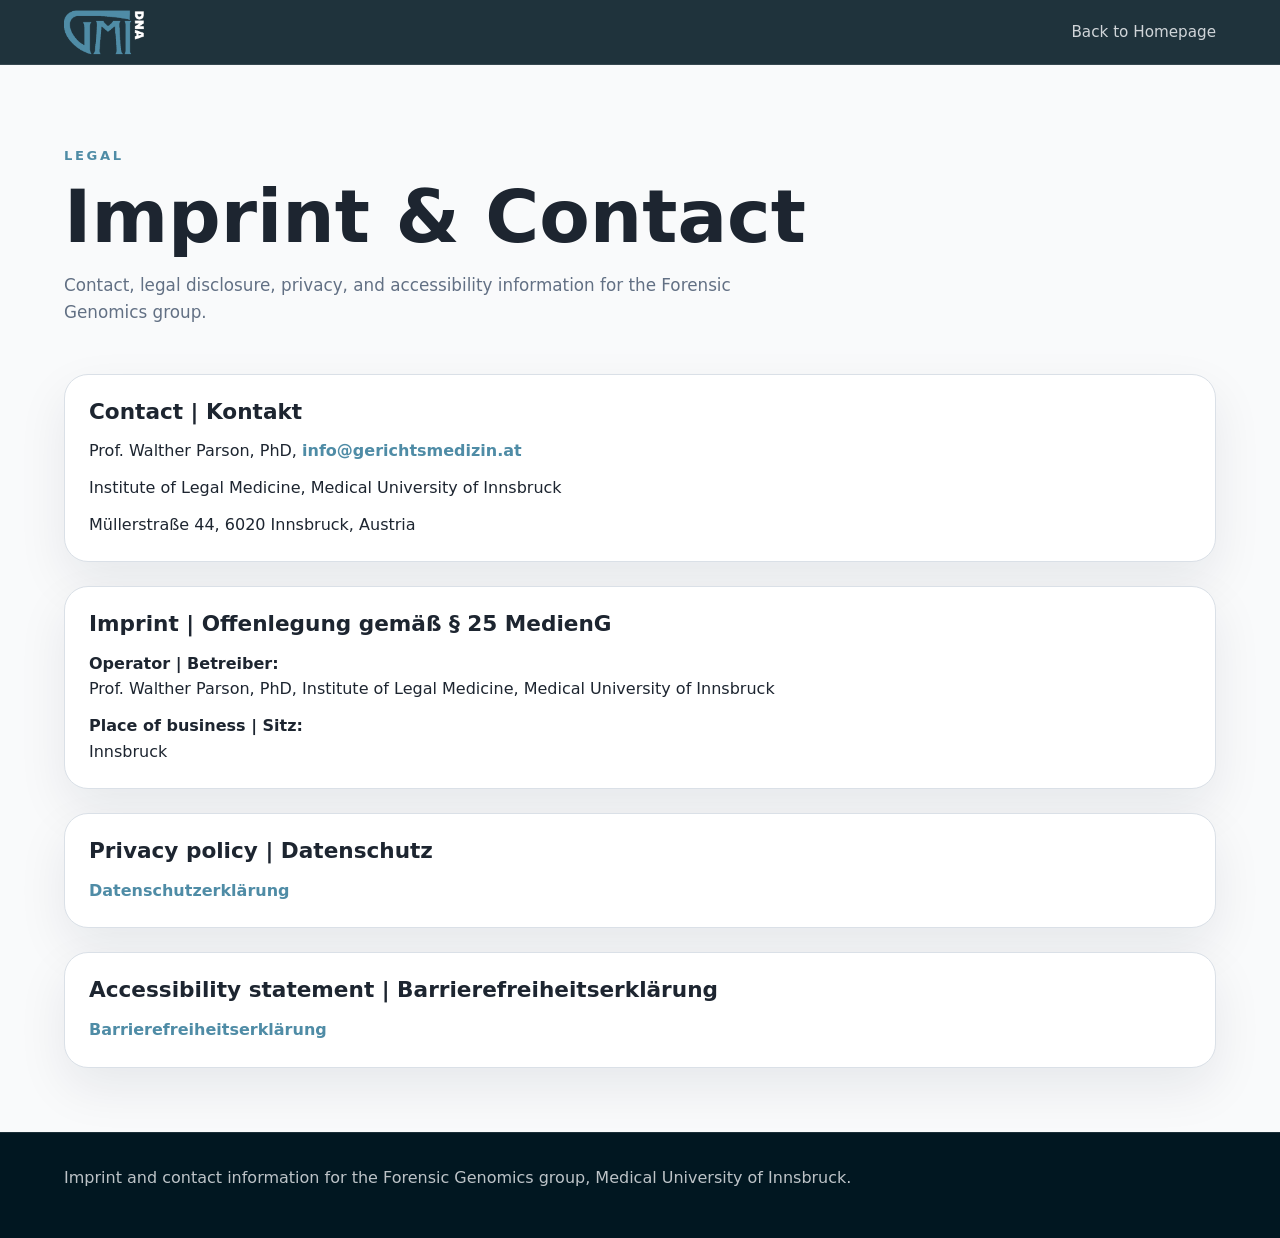
<file: imprint.html>
<!doctype html>
<html lang="en">
  <head>
    <meta charset="UTF-8" />
    <meta name="viewport" content="width=device-width, initial-scale=1.0" />
    <title>Imprint | Kontakt — GMI Innsbruck</title>
    <meta
      name="description"
      content="Contact, imprint, privacy policy, and accessibility information for the Forensic Genomics group at the Medical University of Innsbruck."
    />
    <meta name="theme-color" content="#0b2339" />
    <link rel="canonical" href="https://melaniebalaz.github.io/gmi-nextgen-genomics/imprint.html" />
    <link rel="icon" href="assets/favicon.png" />
    <link rel="shortcut icon" href="assets/favicon.png" />
    <link rel="stylesheet" href="assets/cases.css" />
    <style>
      .imprint-sections {
        display: grid;
        gap: 1.5rem;
        padding: 0 0 4rem;
      }

      .imprint-card {
        border: 1px solid var(--border);
        border-radius: 1.5rem;
        background: var(--card);
        box-shadow: var(--shadow);
        padding: 1.5rem;
      }

      .imprint-card h2 {
        margin: 0 0 0.85rem;
        font-size: 1.35rem;
        line-height: 1.2;
      }

      .imprint-card p {
        margin: 0;
        color: var(--foreground);
      }

      .imprint-card p + p {
        margin-top: 0.7rem;
      }

      .imprint-link {
        color: var(--accent);
        font-weight: 600;
        text-decoration-thickness: 0.08em;
        text-underline-offset: 0.18em;
      }

      .imprint-link:hover {
        color: var(--primary);
      }
    </style>
  </head>
  <body>
    <header class="site-header">
      <div class="nav-shell">
        <a class="brand" href="index.html">
          <img src="assets/logo_blue.png" alt="GMI Tirol logo" width="512" height="512" />
        </a>
        <a class="back-link" href="index.html#contact">Back to Homepage</a>
      </div>
    </header>

    <main>
      <section class="hero">
        <div class="container">
          <p class="section-label">Legal</p>
          <h1>Imprint & Contact</h1>
          <p class="hero-copy">
            Contact, legal disclosure, privacy, and accessibility information for the
            Forensic Genomics group.
          </p>
        </div>
      </section>

      <section>
        <div class="container imprint-sections">
          <article class="imprint-card">
            <h2>Contact | Kontakt</h2>
            <p>
              Prof. Walther Parson, PhD,
              <a class="imprint-link" href="mailto:info@gerichtsmedizin.at">info@gerichtsmedizin.at</a>
            </p>
            <p>Institute of Legal Medicine, Medical University of Innsbruck</p>
            <p>Müllerstraße 44, 6020 Innsbruck, Austria</p>
          </article>

          <article class="imprint-card">
            <h2>Imprint | Offenlegung gemäß § 25 MedienG</h2>
            <p>
              <strong>Operator | Betreiber:</strong><br />
              Prof. Walther Parson, PhD, Institute of Legal Medicine, Medical University of Innsbruck
            </p>
            <p>
              <strong>Place of business | Sitz:</strong><br />
              Innsbruck
            </p>
          </article>

          <article class="imprint-card">
            <h2>Privacy policy | Datenschutz</h2>
            <p><a class="imprint-link" href="datenschutz.html">Datenschutzerklärung</a></p>
          </article>

          <article class="imprint-card">
            <h2>Accessibility statement | Barrierefreiheitserklärung</h2>
            <p><a class="imprint-link" href="barrierefreiheit.html">Barrierefreiheitserklärung</a></p>
          </article>
        </div>
      </section>
    </main>

    <footer class="footer">
      <div class="container">
        Imprint and contact information for the Forensic Genomics group, Medical University of Innsbruck.
      </div>
    </footer>
  </body>
</html>
</file>
<file: assets/styles.css>
:root {
  --background: hsl(210 20% 98%);
  --foreground: hsl(215 25% 15%);
  --card: hsl(0 0% 100%);
  --primary: #0b2339;
  --primary-foreground: hsl(210 20% 98%);
  --secondary: #4f8ca6;
  --muted: hsl(210 15% 93%);
  --muted-foreground: hsl(215 15% 45%);
  --accent: #4f8ca6;
  --accent-foreground: hsl(0 0% 100%);
  --border: hsl(214 20% 88%);
  --ring: #0b2339;
  --hero-overlay: linear-gradient(
    135deg,
    rgba(0, 0, 0, 0.86),
    rgba(0, 0, 0, 0.72)
  );
  --section-alt: hsl(210 15% 96%);
  --shadow: 0 20px 50px rgba(10, 28, 45, 0.08);
}

* {
  box-sizing: border-box;
}

html {
  scroll-behavior: smooth;
}

body {
  margin: 0;
  background: var(--background);
  color: var(--foreground);
  font-family: system-ui, -apple-system, BlinkMacSystemFont, "Segoe UI", sans-serif;
  line-height: 1.5;
}

img {
  display: block;
  max-width: 100%;
}

a {
  color: inherit;
  text-decoration: none;
}

button {
  font: inherit;
}

:focus-visible {
  outline: 2px solid var(--ring);
  outline-offset: 3px;
}

.skip-link {
  position: absolute;
  left: 1rem;
  top: -3rem;
  z-index: 100;
  border-radius: 0.5rem;
  background: var(--primary);
  color: var(--primary-foreground);
  padding: 0.75rem 1rem;
}

.skip-link:focus {
  top: 1rem;
}

.site-header {
  position: fixed;
  inset: 0 0 auto;
  z-index: 50;
  border-bottom: 1px solid rgba(255, 255, 255, 0.1);
  background: rgba(1, 23, 33, 0.88);
  backdrop-filter: blur(16px);
}

.nav-shell,
.container {
  width: min(100% - 2rem, 72rem);
  margin: 0 auto;
}

.nav-shell {
  height: 4rem;
  display: flex;
  align-items: center;
  justify-content: space-between;
}

.brand {
  display: inline-flex;
  align-items: center;
  color: var(--primary-foreground);
}

.brand img {
  display: block;
  width: auto;
  height: 3rem;
}

.nav-links {
  display: none;
  align-items: center;
  gap: 2rem;
}

.nav-links a,
.mobile-menu a {
  font-size: 0.95rem;
  font-weight: 500;
  color: rgba(248, 250, 252, 0.8);
  transition: color 0.2s ease, opacity 0.2s ease;
}

.nav-links a:hover,
.mobile-menu a:hover,
.footer-links a:hover,
.team-link:hover,
.contact-link:hover {
  color: var(--accent);
}

.nav-links a.active,
.mobile-menu a.active {
  color: var(--accent);
}

.menu-toggle {
  display: inline-flex;
  align-items: center;
  justify-content: center;
  width: 2.75rem;
  height: 2.75rem;
  border: 0;
  border-radius: 0.75rem;
  background: transparent;
  color: var(--primary-foreground);
  cursor: pointer;
}

.menu-toggle svg {
  width: 1.5rem;
  height: 1.5rem;
}

.mobile-menu {
  display: none;
  border-top: 1px solid rgba(255, 255, 255, 0.1);
  background: #011721;
  padding: 0 1rem 1rem;
}

.mobile-menu.open {
  display: block;
}

.mobile-menu a {
  display: block;
  padding: 0.85rem 0;
}

.hero {
  position: relative;
  min-height: 90vh;
  display: flex;
  align-items: center;
  justify-content: center;
  overflow: hidden;
}

.hero-image,
.hero-overlay {
  position: absolute;
  inset: 0;
}

.hero-image {
  width: 100%;
  height: 100%;
  object-fit: cover;
}

.hero-overlay {
  background: var(--hero-overlay);
}

.hero-content {
  position: relative;
  z-index: 1;
  width: min(100% - 2rem, 64rem);
  padding-top: 4rem;
  text-align: center;
}

.eyebrow {
  margin: 0 0 1.5rem;
  color: var(--accent);
  font-size: 0.875rem;
  font-weight: 600;
  letter-spacing: 0.25em;
  text-transform: uppercase;
}

.hero h1 {
  margin: 0 0 1.5rem;
  color: var(--primary-foreground);
  font-size: clamp(3rem, 8vw, 6rem);
  line-height: 0.95;
}

.hero h1 span {
  background: linear-gradient(135deg, var(--secondary), var(--accent));
  -webkit-background-clip: text;
  background-clip: text;
  color: transparent;
}

.hero-copy {
  width: min(100%, 42rem);
  margin: 0 auto 2.5rem;
  color: rgba(248, 250, 252, 0.96);
  font-size: clamp(1.05rem, 2vw, 1.3rem);
}

.hero-actions {
  display: flex;
  flex-direction: column;
  gap: 1rem;
  align-items: center;
  justify-content: center;
}

.button {
  display: inline-flex;
  align-items: center;
  justify-content: center;
  min-width: 12rem;
  padding: 0.9rem 1.5rem;
  border-radius: 0.75rem;
  font-weight: 600;
  transition: transform 0.2s ease, opacity 0.2s ease, background 0.2s ease;
}

.button:hover {
  transform: translateY(-1px);
}

.button-primary {
  background: var(--accent);
  color: var(--accent-foreground);
}

.button-primary:hover {
  opacity: 0.92;
}

.button-secondary {
  border: 1px solid rgba(248, 250, 252, 0.3);
  color: var(--primary-foreground);
  background: rgba(255, 255, 255, 0.02);
}

.button-secondary:hover {
  background: rgba(255, 255, 255, 0.1);
}

section {
  padding: 6rem 0;
}

.section-alt {
  background: var(--section-alt);
}

.section-header {
  margin-bottom: 4rem;
  text-align: center;
}

.section-header h2,
.about-copy h2 {
  margin: 0;
  font-size: clamp(2rem, 4vw, 3rem);
  line-height: 1.1;
}

.section-label {
  margin: 0 0 0.75rem;
  color: var(--accent);
  font-size: 0.875rem;
  font-weight: 600;
  letter-spacing: 0.2em;
  text-transform: uppercase;
}

.about-grid {
  display: grid;
  gap: 3rem;
}

.about-copy {
  max-width: 46rem;
}

.about-copy p,
.research-card p,
.team-card p,
.publication-item span,
.address-copy,
.footer {
  color: var(--muted-foreground);
}

.stats-grid,
.research-grid,
.cases-grid {
  display: grid;
  gap: 1.5rem;
}

.stats-grid {
  grid-template-columns: repeat(auto-fit, minmax(11rem, 1fr));
}

.research-grid {
  grid-template-columns: repeat(2, minmax(0, 1fr));
}

.cases-grid {
  grid-template-columns: repeat(auto-fit, minmax(16rem, 1fr));
}

.cases-section {
  background: #fff;
}

.card,
.publication-item,
.team-card {
  background: var(--card);
  border: 1px solid var(--border);
  border-radius: 1rem;
  box-shadow: var(--shadow);
}

.card {
  padding: 1.5rem;
}

.card h3,
.team-card h3,
.publication-item span {
  color: var(--foreground);
}

.stat-card {
  text-align: center;
}

.icon-badge {
  width: 3rem;
  height: 3rem;
  display: inline-flex;
  align-items: center;
  justify-content: center;
  border-radius: 0.9rem;
  background: rgba(79, 140, 166, 0.14);
  color: var(--accent);
}

.icon-badge svg {
  width: 1.4rem;
  height: 1.4rem;
}

.stat-card .icon-badge {
  margin-bottom: 0.75rem;
}

.stat-value {
  font-size: 2rem;
  font-weight: 700;
  color: var(--foreground);
}

.stat-label {
  margin-top: 0.25rem;
  font-size: 0.8rem;
  color: var(--muted-foreground);
}

.research-card:hover {
  border-color: rgba(79, 140, 166, 0.4);
}

.research-card {
  display: flex;
  flex-direction: column;
  height: 100%;
}

.research-card h3 {
  margin: 0 0 0.5rem;
  font-size: 1.1rem;
}

.research-card .icon-badge {
  margin-bottom: 1rem;
}

.research-card-action {
  margin-top: auto;
  padding-top: 0.8rem;
}

.research-logo-image {
  display: block;
  margin-top: 1rem;
  width: auto;
  max-width: 9rem;
  height: 2.5rem;
}

.team-more {
  margin: 1.75rem 0 0;
  text-align: center;
  color: var(--muted-foreground);
}

.team-photo-band {
  position: relative;
  padding: 0;
  background: var(--primary);
  border-top: 1px solid rgba(255, 255, 255, 0.7);
  border-bottom: 1px solid rgba(255, 255, 255, 0.7);
}

.team-photo-band::after {
  content: "";
  position: absolute;
  inset: 0;
  background: rgba(255, 255, 255, 0.14);
  pointer-events: none;
}

.team-photo-band img {
  width: 100%;
  height: auto;
  display: block;
}

.cases-photo-band {
  position: relative;
  padding: 0;
  background: var(--primary);
  border-top: 1px solid rgba(255, 255, 255, 0.7);
  border-bottom: 1px solid rgba(255, 255, 255, 0.7);
}

.cases-photo-band::after {
  content: "";
  position: absolute;
  inset: 0;
  background: rgba(255, 255, 255, 0.14);
  pointer-events: none;
}

.cases-photo-band img {
  width: 100%;
  height: min(24rem, 33vw);
  object-fit: cover;
  object-position: center;
  display: block;
}

.team-layout {
  display: grid;
  gap: 2rem;
  align-items: start;
}

.publication-shell,
.contact-shell {
  width: min(100%, 42rem);
  margin: 0 auto;
}

.team-shell {
  width: min(100%, 29rem);
  margin: 0 auto;
}

.team-card-offset {
  width: 100%;
}

.team-grid {
  display: grid;
  gap: 1rem 0.85rem;
}

.team-grid-wrap {
  width: 100%;
  padding: 0.25rem 0 0;
}

.team-grid-title {
  margin: 0 0 0.35rem;
  font-size: 1.05rem;
  color: var(--foreground);
}

.team-grid-intro {
  margin: 0;
  font-size: 0.92rem;
  color: var(--muted-foreground);
}

.team-card {
  padding: 2rem;
  text-align: center;
}

.avatar {
  width: 8.25rem;
  height: 8.25rem;
  margin: 0 auto 1.5rem;
  border-radius: 999px;
  overflow: hidden;
  background: rgba(79, 140, 166, 0.14);
}

.avatar img {
  width: 100%;
  height: 100%;
  object-fit: cover;
  object-position: center 14%;
  display: block;
}

.team-role {
  margin: 0.35rem 0 1rem;
  color: var(--accent);
  font-size: 0.9rem;
  font-weight: 600;
}

.team-links {
  display: flex;
  flex-direction: column;
  gap: 1rem;
  align-items: center;
}

.team-grid {
  grid-template-columns: repeat(auto-fit, minmax(8.5rem, 1fr));
  margin-top: 2rem;
}

.member-card {
  padding: 0.35rem 0.15rem;
  text-align: center;
  background: transparent;
  border: 0;
  box-shadow: none;
}

.member-card h3 {
  margin: 0.6rem 0 0;
  font-size: 0.95rem;
  line-height: 1.25;
}

.member-card h3 a {
  color: inherit;
}

.team-card h3 a {
  color: inherit;
}

.team-card h3 a:hover {
  color: var(--accent);
}

.member-card h3 a:hover {
  color: var(--accent);
}

.portrait {
  width: 3.9rem;
  height: 3.9rem;
  margin: 0 auto;
  display: grid;
  place-items: center;
  border-radius: 999px;
  overflow: hidden;
  background: linear-gradient(145deg, rgba(79, 140, 166, 0.2), rgba(11, 35, 57, 0.12));
  color: var(--accent);
}

.portrait svg {
  width: 1.45rem;
  height: 1.45rem;
}

.portrait img {
  width: 100%;
  height: 100%;
  object-fit: cover;
  object-position: center;
  display: block;
}

.bio-toggle {
  margin: 0.5rem 0 0;
  border: 0;
  background: transparent;
  color: var(--accent);
  font-weight: 600;
  cursor: pointer;
}

.inline-highlight-button {
  border: 0;
  background: transparent;
  padding: 0;
  color: var(--accent);
  font: inherit;
  font-weight: 600;
  text-decoration: underline;
  text-decoration-thickness: 0.08em;
  text-underline-offset: 0.14em;
  cursor: pointer;
}

.research-publications-button {
  font-size: 0.88rem;
  font-weight: 500;
  text-decoration-thickness: 0.06em;
}

.bio-extra[hidden] {
  display: none;
}

.team-link,
.contact-link {
  display: inline-flex;
  align-items: center;
  gap: 0.5rem;
  font-size: 0.95rem;
  transition: color 0.2s ease;
}

.team-link svg,
.contact-link svg,
.contact-row > svg,
.publication-item svg {
  width: 1rem;
  height: 1rem;
  flex: 0 0 auto;
}

.publication-shell {
  display: grid;
  gap: 1rem;
}

.publication-button {
  width: 100%;
  padding: 0;
  border: 0;
  background: transparent;
  text-align: left;
  color: inherit;
  cursor: pointer;
}

.publication-item {
  display: flex;
  align-items: flex-start;
  gap: 1rem;
  padding: 1.25rem;
  border: 1px solid var(--border);
  border-radius: 1rem;
  background: #fff;
  transition: border-color 0.2s ease, box-shadow 0.2s ease, transform 0.2s ease;
}

.publication-item:hover,
.publication-button:focus-visible {
  border-color: rgba(79, 140, 166, 0.65);
  box-shadow: 0 16px 32px rgba(10, 28, 45, 0.08);
}

.cases-card {
  overflow: hidden;
}

.cases-image {
  aspect-ratio: 4 / 3;
  display: grid;
  place-items: center;
  border-bottom: 1px solid var(--border);
  background:
    linear-gradient(135deg, rgba(79, 140, 166, 0.16), rgba(11, 35, 57, 0.1)),
    repeating-linear-gradient(
      -45deg,
      rgba(255, 255, 255, 0.62) 0,
      rgba(255, 255, 255, 0.62) 16px,
      rgba(255, 255, 255, 0.22) 16px,
      rgba(255, 255, 255, 0.22) 32px
    );
  color: var(--accent);
}

.cases-image img {
  width: 100%;
  height: 100%;
  object-fit: cover;
}

.cases-image svg {
  width: 2.1rem;
  height: 2.1rem;
}

.cases-copy {
  padding: 1.2rem 1.2rem 1.3rem;
}

.cases-copy h3 {
  margin: 0 0 0.45rem;
  font-size: 1.05rem;
}

.cases-copy h3 a {
  color: inherit;
}

.cases-copy h3 a:hover {
  color: var(--accent);
}

.cases-copy p {
  margin: 0;
  color: var(--muted-foreground);
  font-size: 0.94rem;
}

.cases-more {
  margin-top: 2rem;
  text-align: center;
  color: var(--muted-foreground);
}

.cases-more a {
  color: var(--accent);
  font-weight: 600;
}

.publication-item .icon-badge {
  width: 2.5rem;
  height: 2.5rem;
  border-radius: 0.8rem;
}

.publication-item span {
  margin-right: auto;
}

.publication-open {
  color: var(--accent);
  display: inline-flex;
  align-items: center;
  justify-content: center;
  width: 1.75rem;
  height: 1.75rem;
  white-space: nowrap;
}

.publication-open svg {
  width: 1rem;
  height: 1rem;
}

.publication-modal[hidden],
.highlight-modal[hidden] {
  display: none;
}

.publication-modal,
.highlight-modal {
  position: fixed;
  inset: 0;
  z-index: 120;
  display: grid;
  place-items: center;
  padding: 1.5rem;
  animation: modalFadeIn 0.22s ease;
}

.publication-modal-backdrop,
.highlight-modal-backdrop {
  position: absolute;
  inset: 0;
  background: rgba(10, 28, 45, 0.55);
  backdrop-filter: blur(6px);
  animation: modalBackdropIn 0.22s ease;
}

.publication-modal-panel,
.highlight-modal-panel {
  position: relative;
  z-index: 1;
  width: min(100%, 46rem);
  max-height: min(90vh, 48rem);
  overflow: auto;
  border: 1px solid rgba(11, 35, 57, 0.12);
  border-radius: 1.25rem;
  background: rgba(255, 255, 255, 0.96);
  box-shadow: 0 28px 60px rgba(10, 28, 45, 0.24);
  padding: 1.5rem;
  animation: modalPanelIn 0.28s cubic-bezier(0.22, 1, 0.36, 1);
}

.publication-modal-top,
.highlight-modal-top {
  display: flex;
  align-items: start;
  justify-content: space-between;
  gap: 1rem;
  margin-bottom: 1rem;
}

.publication-modal-top h3,
.highlight-modal-top h3 {
  margin: 0;
  font-size: 1.3rem;
  line-height: 1.2;
}

.publication-modal-close,
.highlight-modal-close {
  border: 0;
  background: transparent;
  color: var(--muted-foreground);
  font-size: 1.8rem;
  line-height: 1;
  cursor: pointer;
}

.publication-meta {
  margin: 0 0 1rem;
  color: var(--muted-foreground);
  font-size: 0.92rem;
}

.publication-modal-panel h4 {
  margin: 0 0 0.5rem;
  font-size: 0.95rem;
  color: var(--accent);
  letter-spacing: 0.08em;
  text-transform: uppercase;
}

.publication-abstract {
  margin: 0;
  color: var(--foreground);
}

.publication-actions {
  margin-top: 1.4rem;
}

.project-list {
  margin: 0;
  padding-left: 1.25rem;
  color: var(--foreground);
}

.project-list li + li {
  margin-top: 0.7rem;
}

.publication-placeholder-list {
  margin: 0;
  padding-left: 1.25rem;
  color: var(--foreground);
}

.publication-placeholder-list li + li {
  margin-top: 0.7rem;
}

.cases-link-list {
  margin: 0;
  padding-left: 1.25rem;
  color: var(--foreground);
}

.cases-link-list li + li {
  margin-top: 0.65rem;
}

.cases-link-list a {
  color: var(--accent);
  text-decoration: underline;
  text-underline-offset: 0.14em;
}

.contact-shell {
  display: grid;
  gap: 1.5rem;
}

.contact-row {
  display: flex;
  align-items: flex-start;
  gap: 1rem;
}

.contact-row > svg {
  width: 1.25rem;
  height: 1.25rem;
  color: var(--accent);
  margin-top: 0.15rem;
}

.address-title {
  margin: 0 0 0.35rem;
  color: var(--foreground);
  font-weight: 600;
}

.footer {
  background: #011721;
  color: rgba(248, 250, 252, 0.72);
  padding: 3rem 1rem;
}

.footer-shell {
  width: min(100%, 72rem);
  margin: 0 auto;
  display: flex;
  flex-direction: column;
  gap: 1rem;
  align-items: center;
  text-align: center;
}

.footer-links {
  display: flex;
  gap: 1.5rem;
  flex-wrap: wrap;
  justify-content: center;
}

.fade-up {
  animation: fadeUp 0.6s ease both;
}

.fade-up-delay {
  animation: fadeUp 0.6s ease 0.2s both;
}

.fade-up-delay-2 {
  animation: fadeUp 0.6s ease 0.4s both;
}

@keyframes fadeUp {
  from {
    opacity: 0;
    transform: translateY(24px);
  }

  to {
    opacity: 1;
    transform: translateY(0);
  }
}

@keyframes modalFadeIn {
  from {
    opacity: 0;
  }

  to {
    opacity: 1;
  }
}

@keyframes modalBackdropIn {
  from {
    opacity: 0;
  }

  to {
    opacity: 1;
  }
}

@keyframes modalPanelIn {
  from {
    opacity: 0;
    transform: translateY(14px) scale(0.985);
  }

  to {
    opacity: 1;
    transform: translateY(0) scale(1);
  }
}

@media (min-width: 48rem) {
  .nav-links {
    display: flex;
  }

  .menu-toggle {
    display: none;
  }

  .hero-actions,
  .team-links,
  .footer-shell {
    flex-direction: row;
  }

  .about-grid {
    grid-template-columns: minmax(0, 1.35fr) minmax(36rem, 1.1fr);
    align-items: center;
  }

  .stats-grid {
    grid-template-columns: repeat(3, minmax(12rem, 1fr));
    width: calc(100% + 4rem);
    margin-right: -4rem;
  }

  .research-grid {
    grid-template-columns: repeat(3, minmax(0, 1fr));
  }

  .team-layout {
    grid-template-columns: minmax(22rem, 29rem) minmax(0, 1fr);
  }

  .team-card-offset {
    width: calc(100% + 4rem);
    margin-left: -4rem;
  }

  .team-grid-wrap {
    width: calc(100% + 4rem);
    margin-right: -4rem;
  }

  .team-grid {
    grid-template-columns: repeat(5, minmax(0, 1fr));
  }

  .footer-shell {
    justify-content: space-between;
    text-align: left;
  }
}

@media (prefers-reduced-motion: reduce) {
  html {
    scroll-behavior: auto;
  }

  *,
  *::before,
  *::after {
    animation: none !important;
    transition: none !important;
  }
}
</file>
<file: assets/cases.css>
:root {
  --background: hsl(210 20% 98%);
  --foreground: hsl(215 25% 15%);
  --card: hsl(0 0% 100%);
  --primary: #0b2339;
  --primary-foreground: hsl(210 20% 98%);
  --muted: hsl(210 15% 93%);
  --muted-foreground: hsl(215 15% 45%);
  --accent: #4f8ca6;
  --border: hsl(214 20% 88%);
  --shadow: 0 20px 50px rgba(10, 28, 45, 0.08);
}

* {
  box-sizing: border-box;
}

body {
  margin: 0;
  background: var(--background);
  color: var(--foreground);
  font-family: system-ui, -apple-system, BlinkMacSystemFont, "Segoe UI", sans-serif;
  line-height: 1.6;
}

a {
  color: inherit;
  text-decoration: none;
}

img {
  display: block;
  width: 100%;
}

.site-header {
  position: sticky;
  top: 0;
  z-index: 20;
  border-bottom: 1px solid rgba(255, 255, 255, 0.1);
  background: rgba(1, 23, 33, 0.88);
  backdrop-filter: blur(16px);
}

.nav-shell,
.container {
  width: min(100% - 2rem, 72rem);
  margin: 0 auto;
}

.nav-shell {
  min-height: 4rem;
  display: flex;
  align-items: center;
  justify-content: space-between;
  gap: 1rem;
}

.brand {
  display: inline-flex;
  align-items: center;
  color: var(--primary-foreground);
  font-size: 1.125rem;
  font-weight: 700;
  letter-spacing: 0.04em;
}

.brand img {
  display: block;
  width: auto;
  height: 3rem;
}

.back-link {
  color: rgba(248, 250, 252, 0.82);
  font-size: 0.95rem;
  font-weight: 500;
}

.back-link:hover,
.case-title a:hover {
  color: var(--accent);
}

.hero {
  padding: 5rem 0 3rem;
}

.section-label {
  margin: 0 0 1rem;
  color: var(--accent);
  font-size: 0.82rem;
  font-weight: 700;
  letter-spacing: 0.2em;
  text-transform: uppercase;
}

h1 {
  margin: 0;
  font-size: clamp(2.6rem, 7vw, 4.6rem);
  line-height: 0.95;
}

.hero-copy {
  max-width: 46rem;
  margin: 1.25rem 0 0;
  color: var(--muted-foreground);
  font-size: 1.05rem;
}

.cases-list {
  display: grid;
  gap: 1.5rem;
  padding: 0 0 4rem;
}

.case-card {
  display: grid;
  gap: 1.25rem;
  border: 1px solid var(--border);
  border-radius: 1.5rem;
  background: var(--card);
  box-shadow: var(--shadow);
  overflow: hidden;
}

.case-media {
  aspect-ratio: 16 / 10;
  background: linear-gradient(135deg, rgba(11, 35, 57, 0.12), rgba(79, 140, 166, 0.18));
}

.case-media img {
  height: 100%;
  object-fit: cover;
}

.case-media-placeholder {
  display: grid;
  place-items: center;
  height: 100%;
  color: rgba(11, 35, 57, 0.55);
  font-size: 0.95rem;
  font-weight: 600;
  letter-spacing: 0.08em;
  text-transform: uppercase;
}

.case-copy {
  padding: 0 1.25rem 1.25rem;
}

.case-title {
  margin: 0 0 0.75rem;
  font-size: 1.45rem;
  line-height: 1.15;
}

.case-title a {
  color: var(--primary);
}

.case-copy p {
  margin: 0;
  color: var(--foreground);
}

.footer {
  border-top: 1px solid rgba(255, 255, 255, 0.1);
  background: #011721;
  padding: 2rem 0 3rem;
  color: rgba(248, 250, 252, 0.76);
}

.imprint-link {
  color: var(--primary);
}

.imprint-link:hover {
  color: var(--accent);
}

@media (min-width: 48rem) {
  .case-card {
    grid-template-columns: minmax(16rem, 23rem) minmax(0, 1fr);
    align-items: stretch;
  }

  .case-copy {
    padding: 1.4rem 1.5rem 1.4rem 0;
  }
}
</file>
